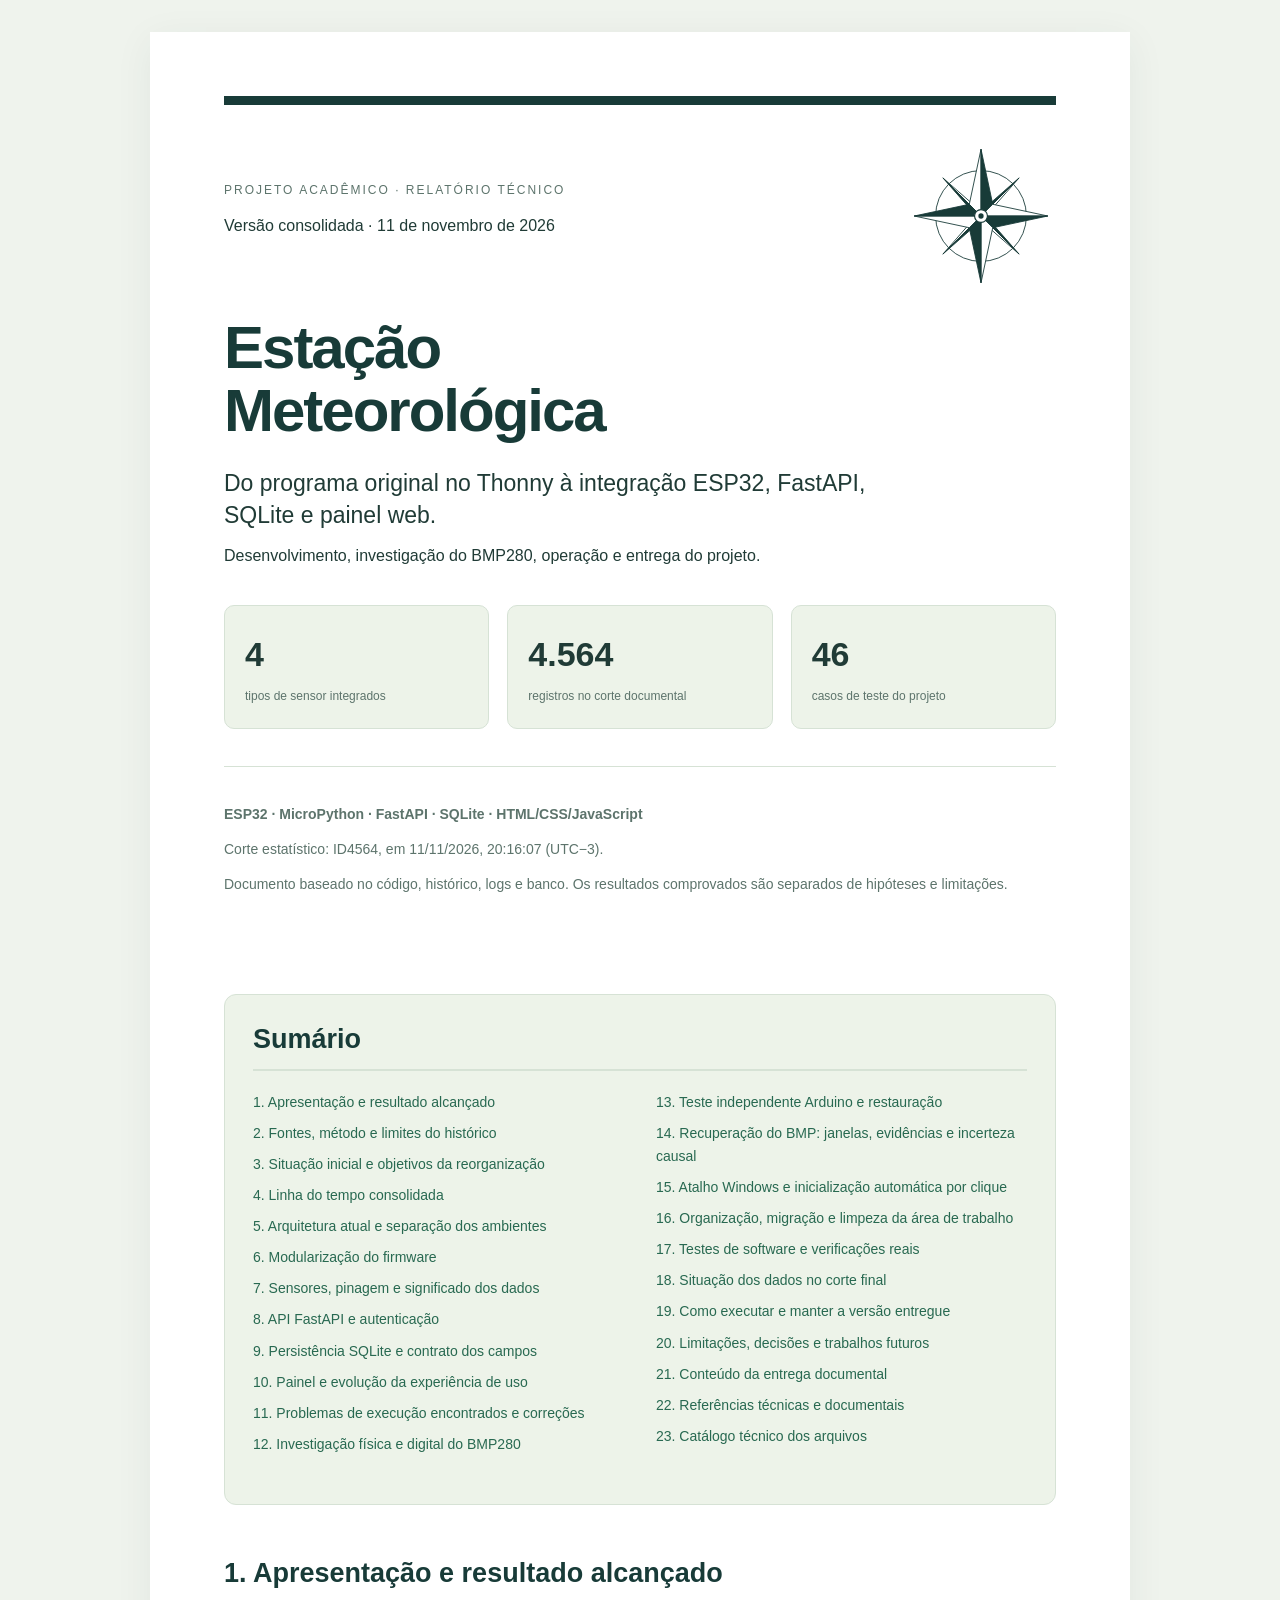
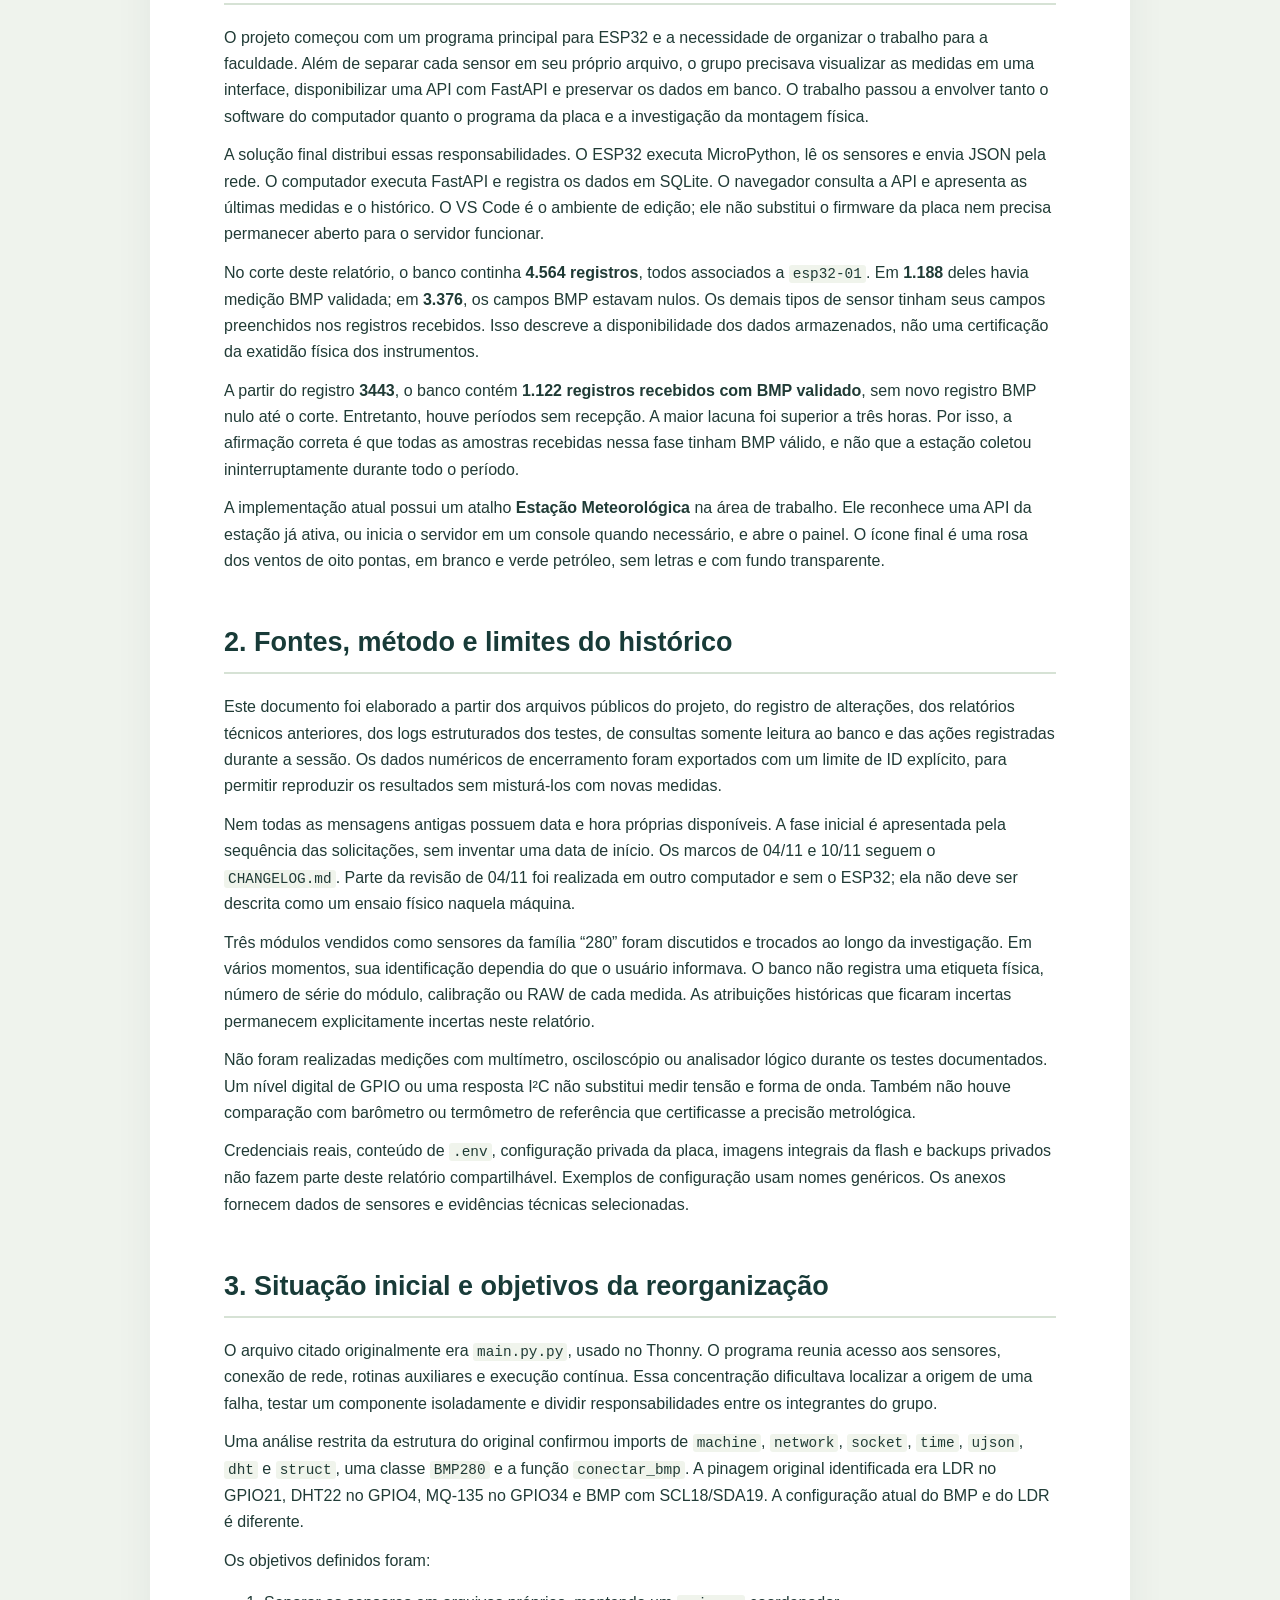
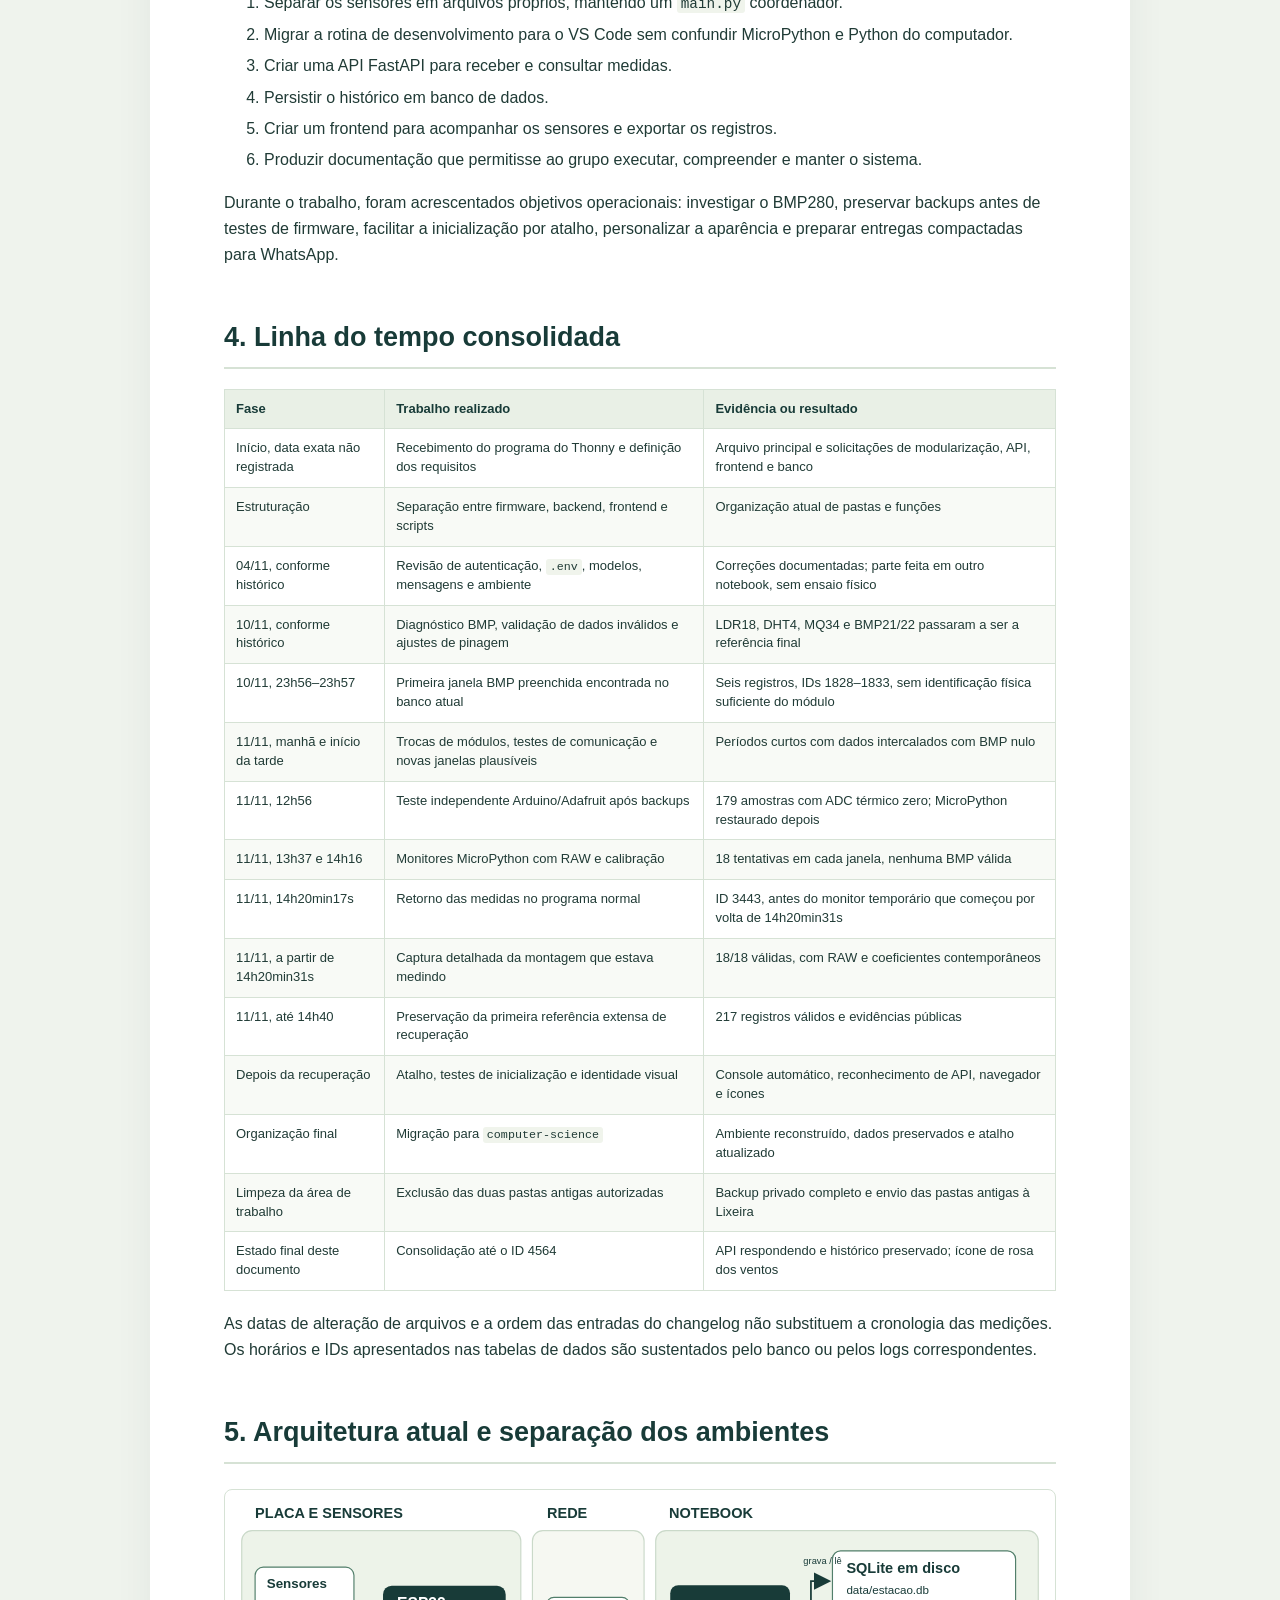
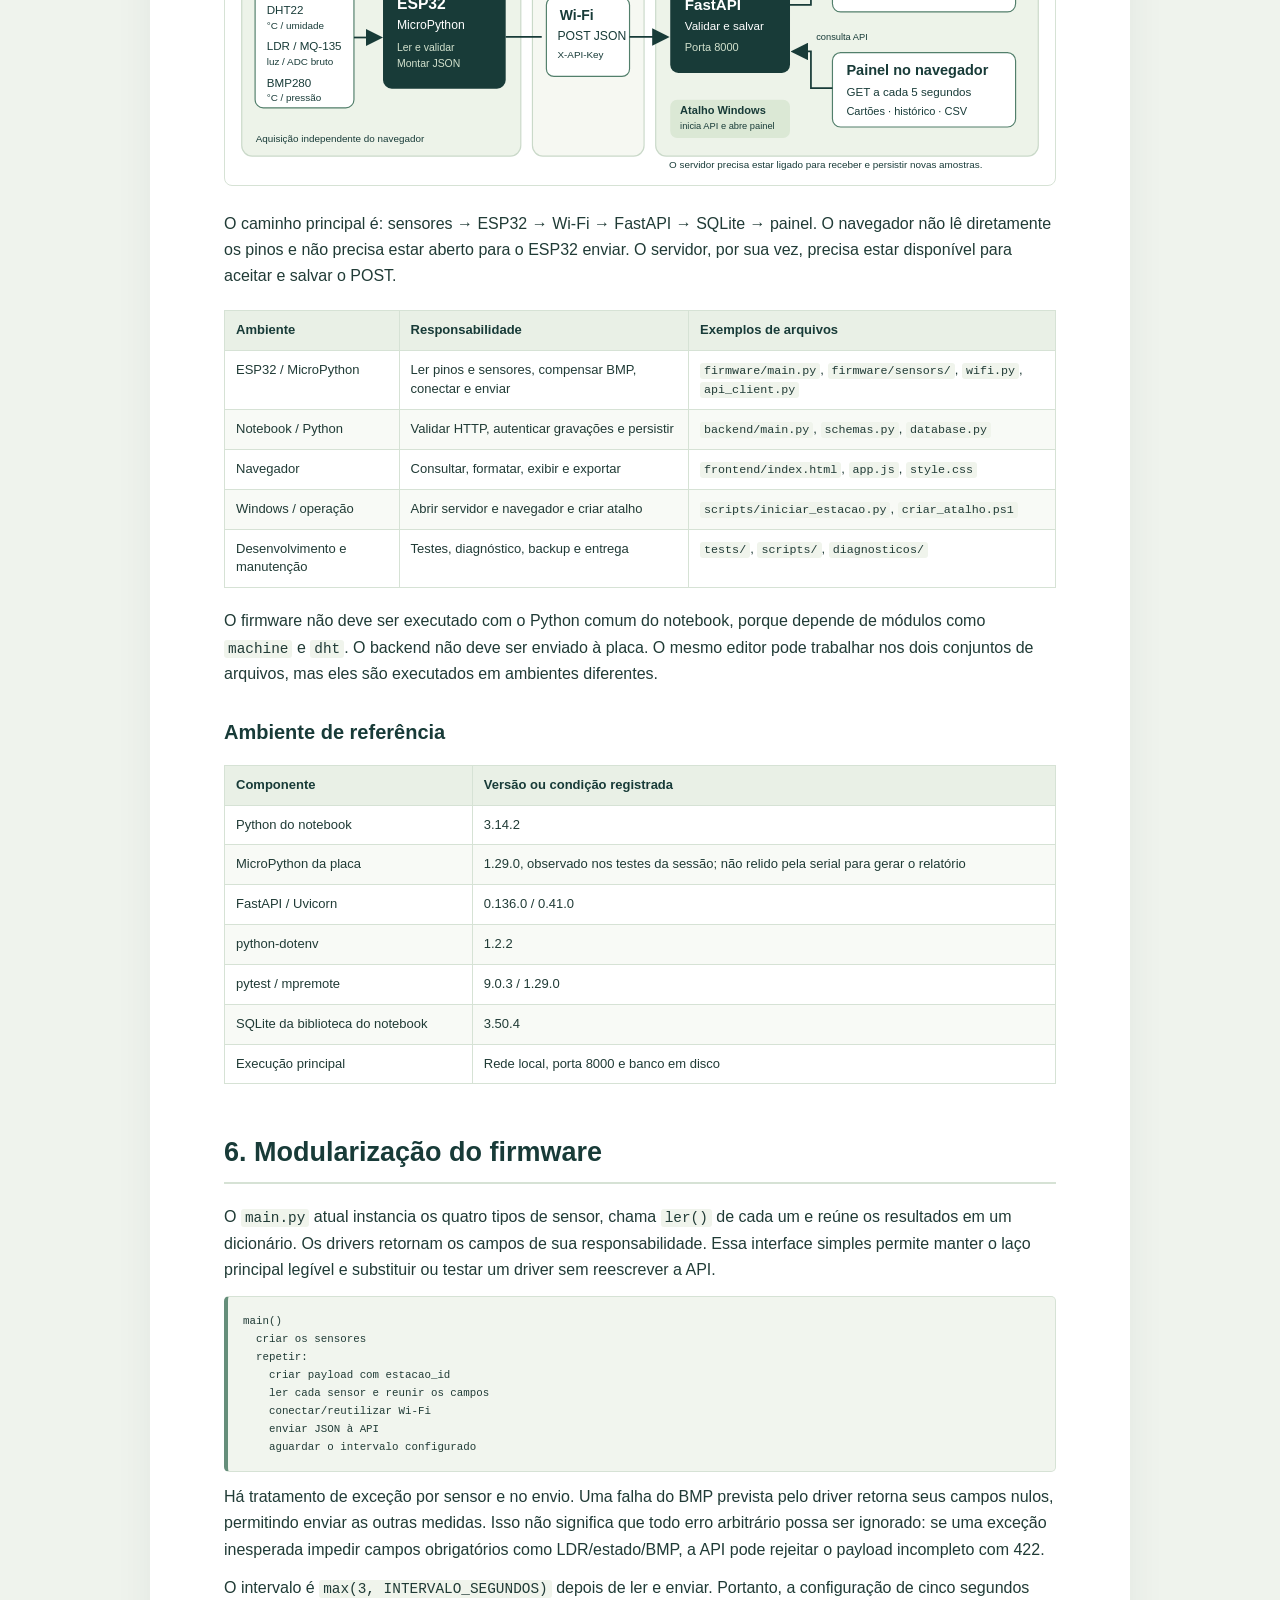
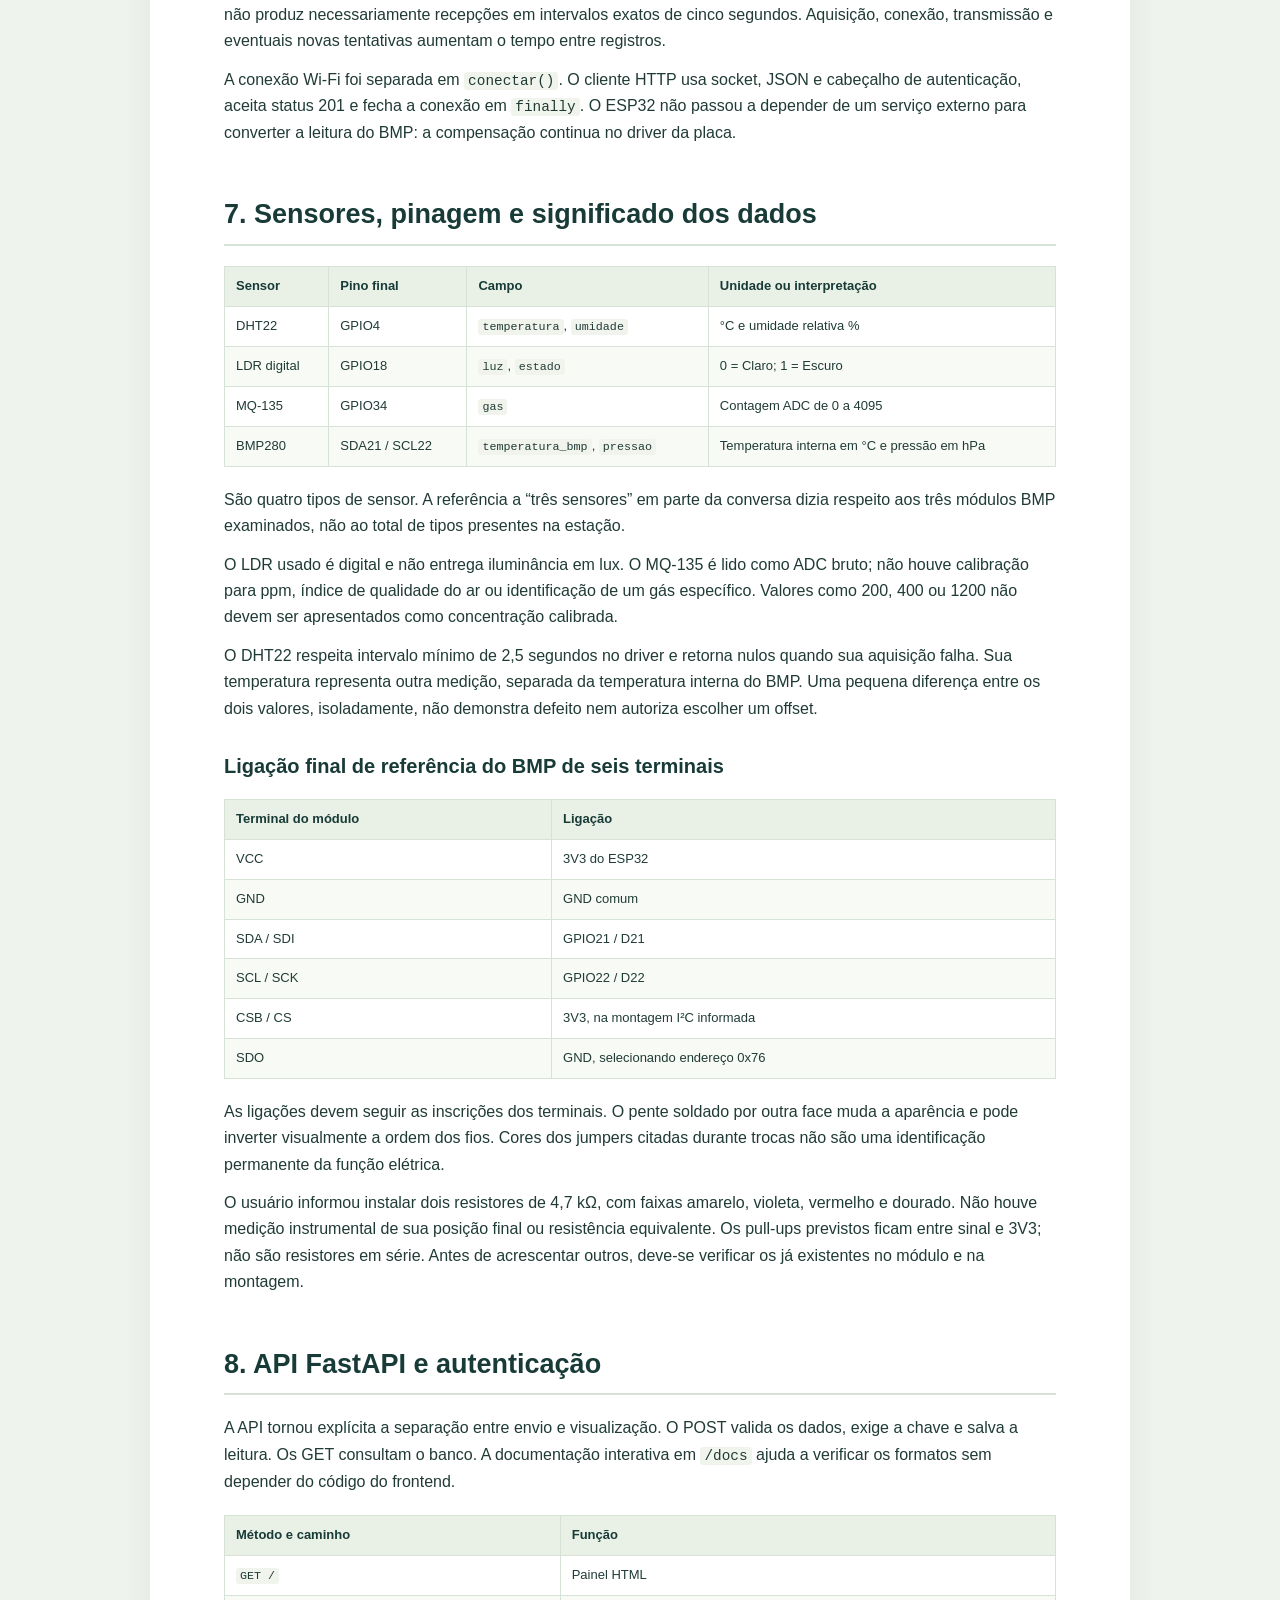
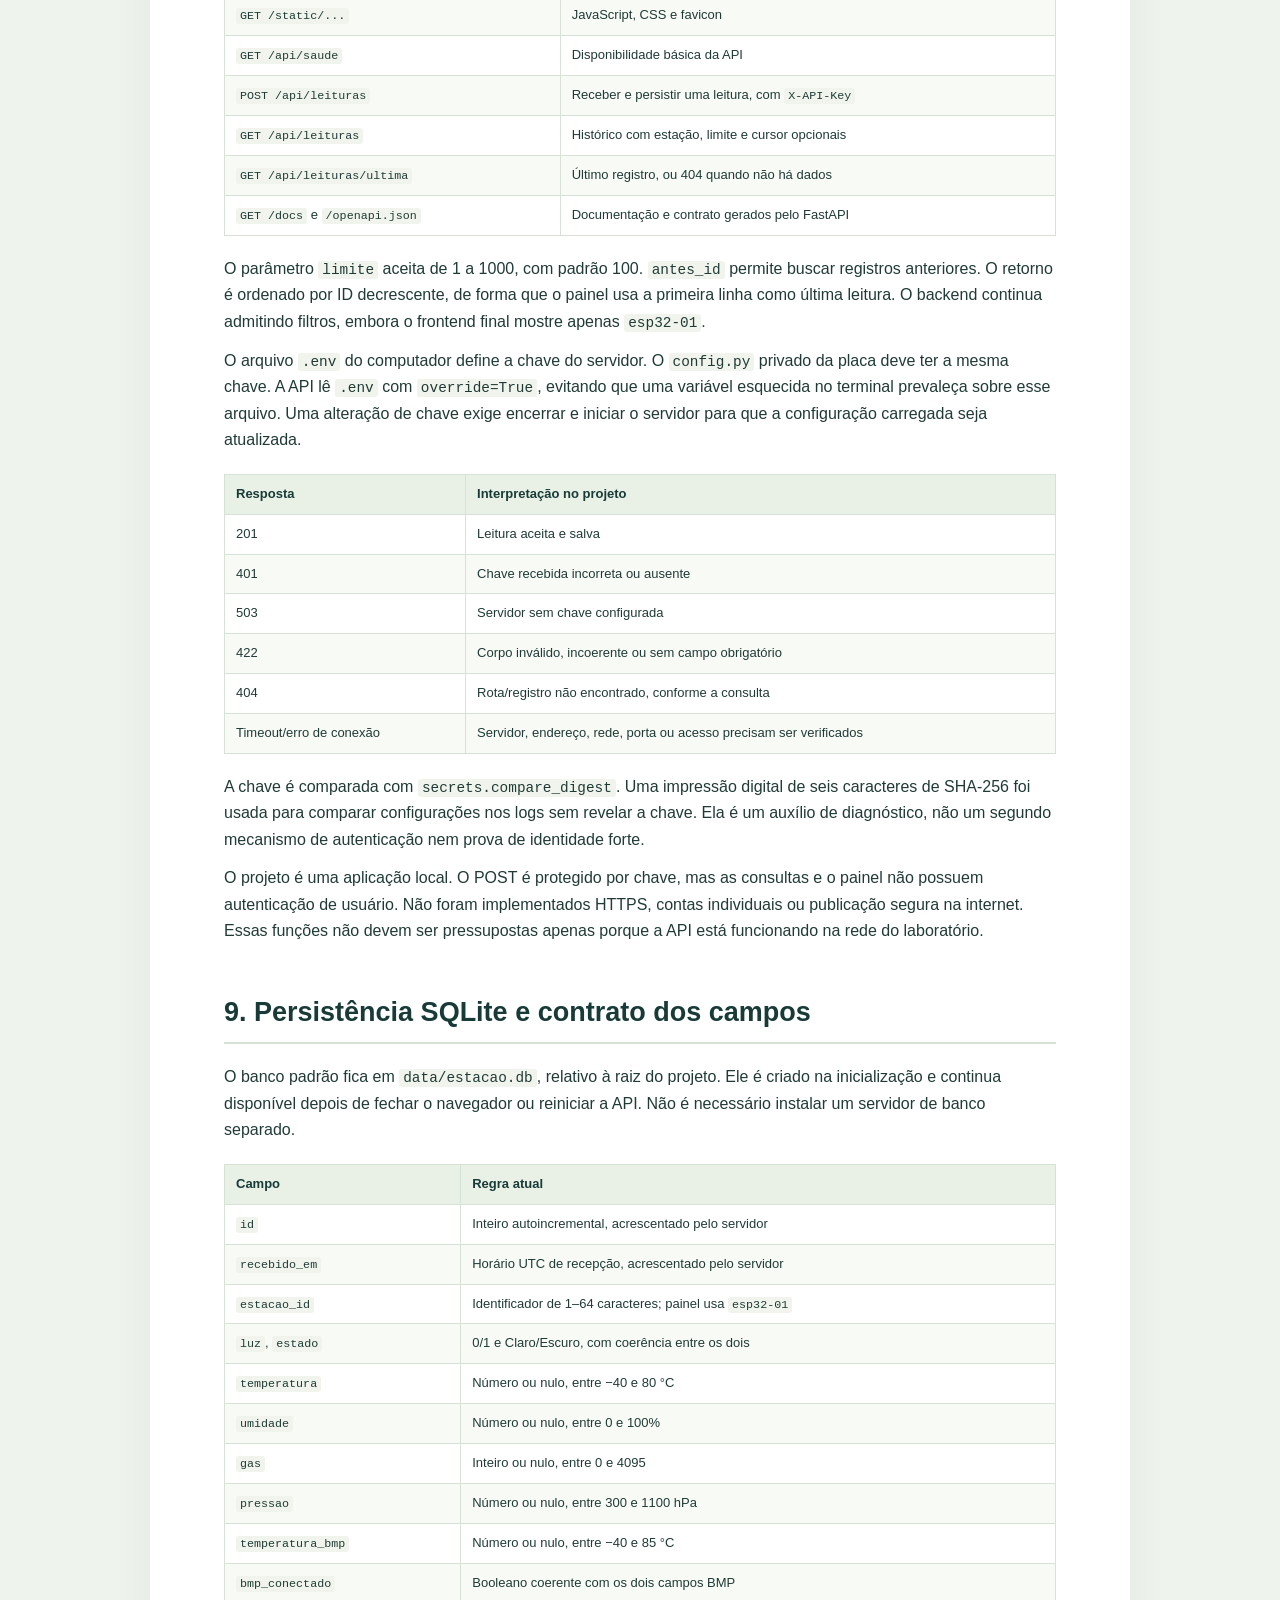
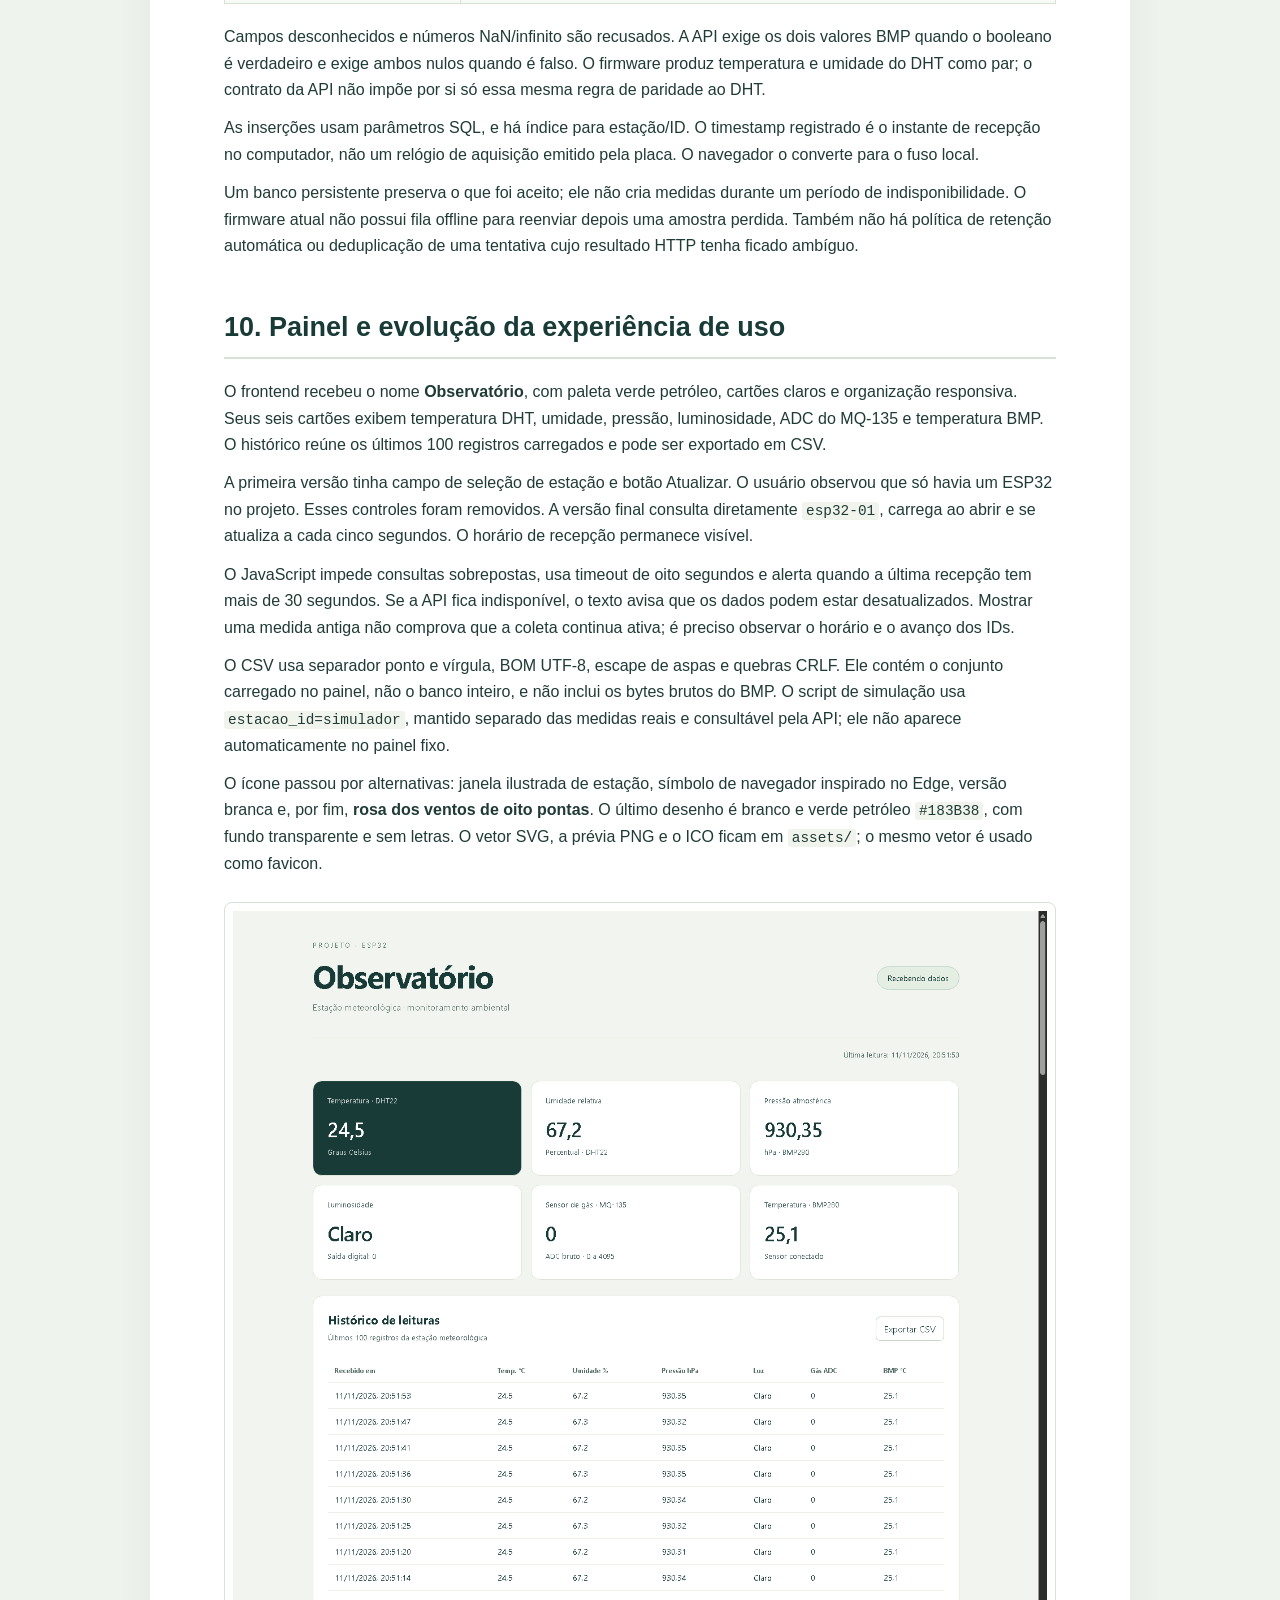
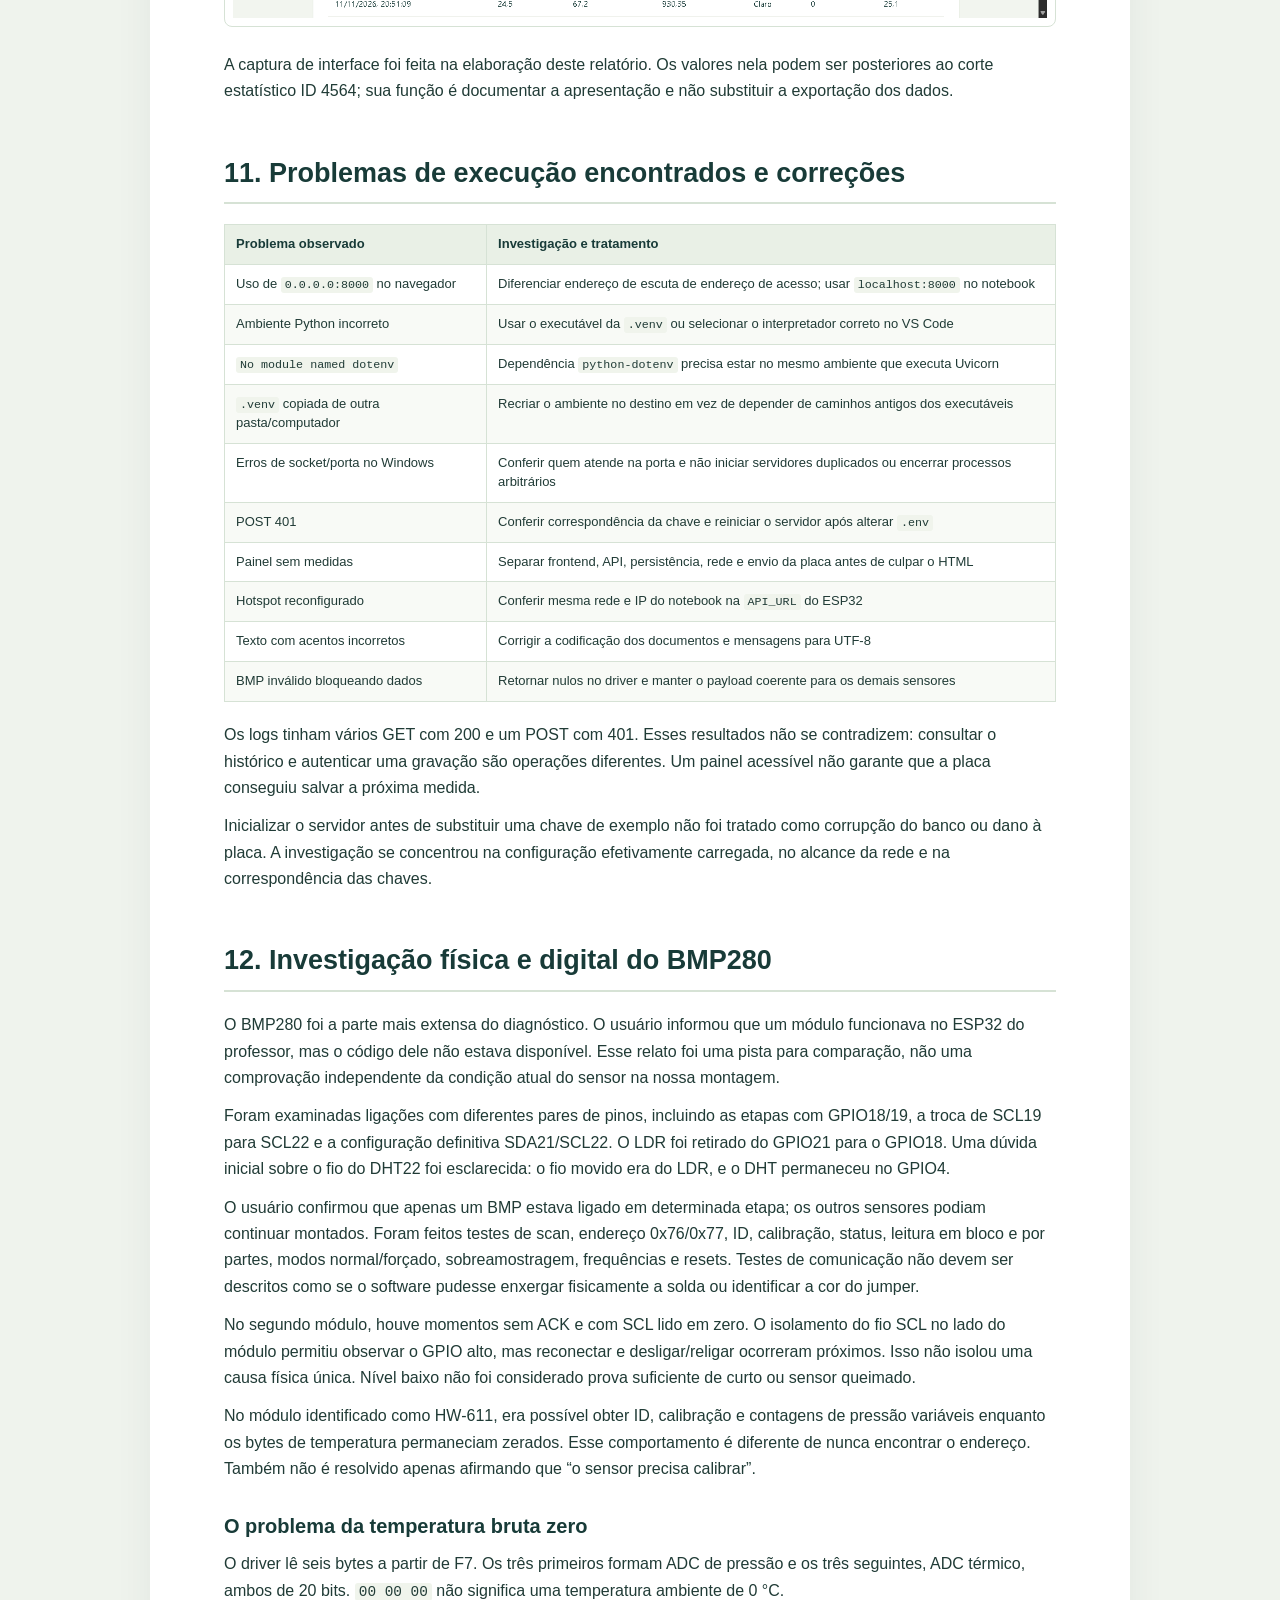
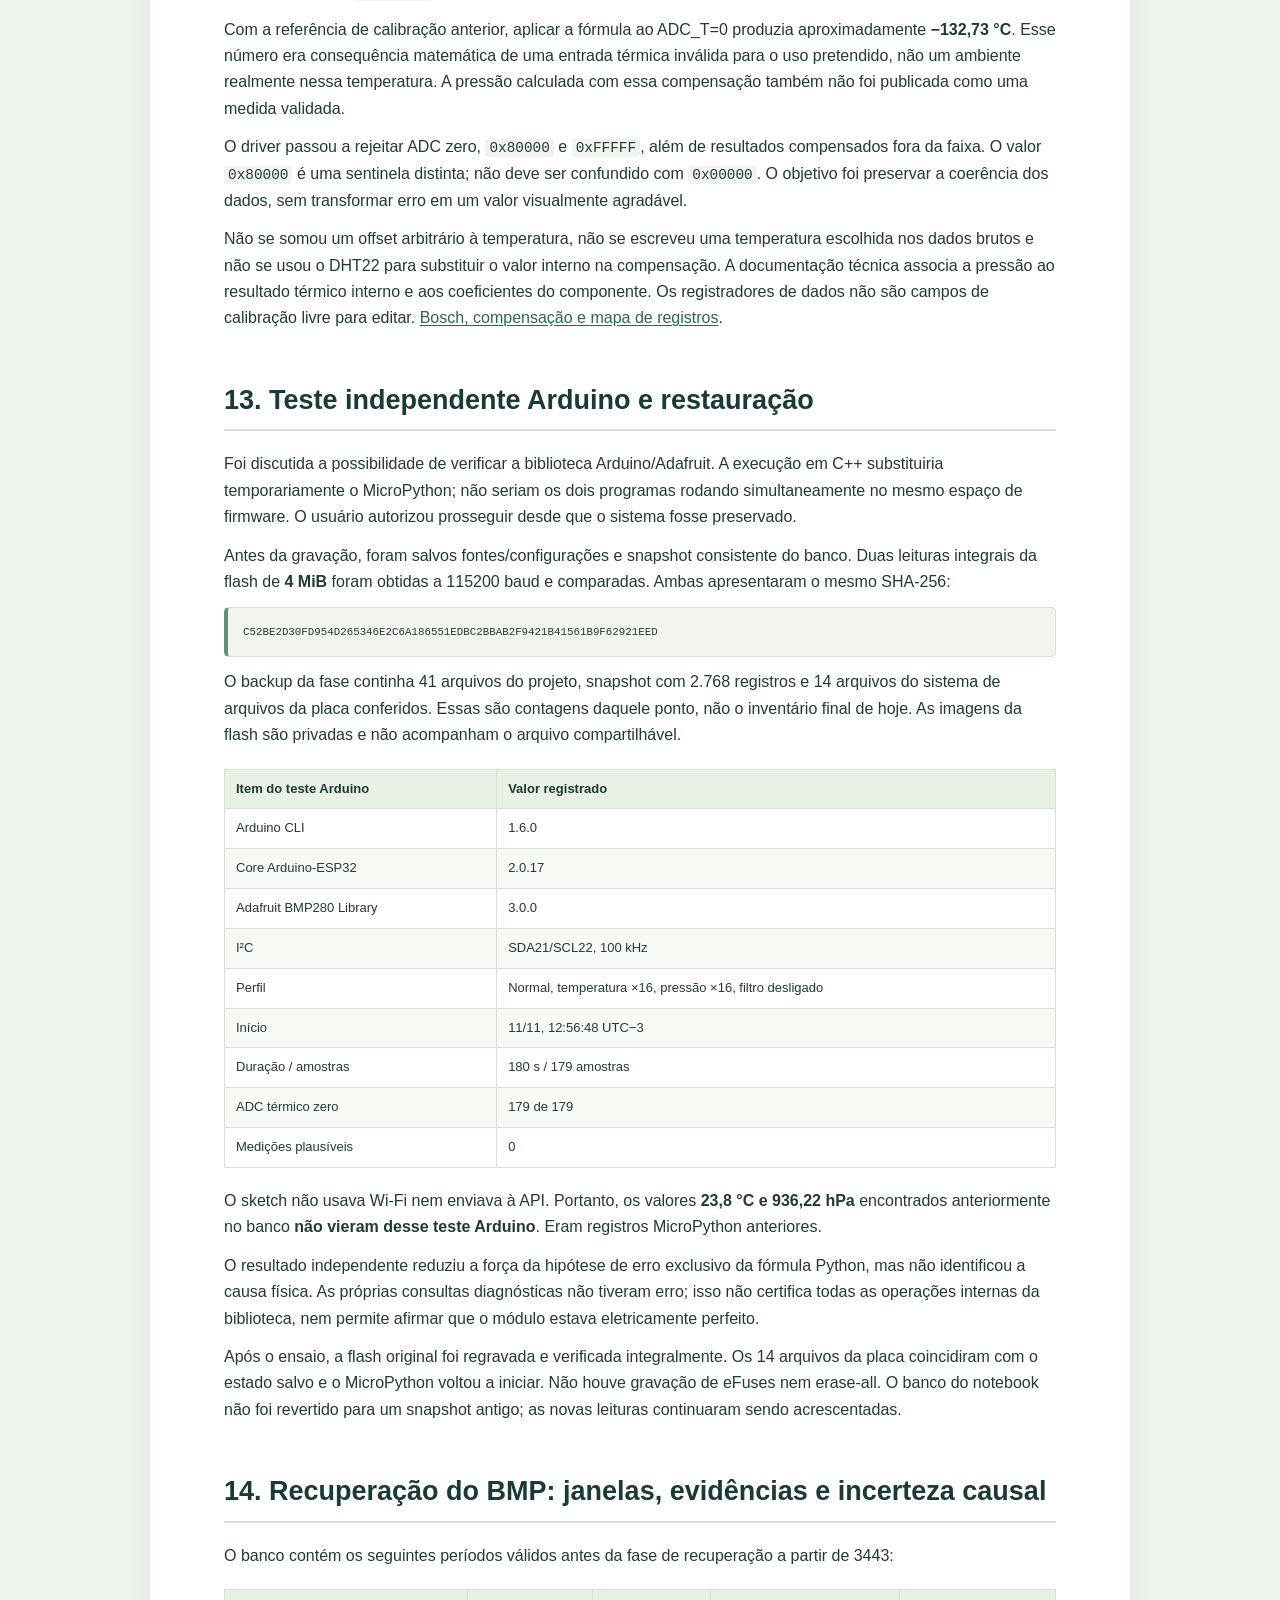
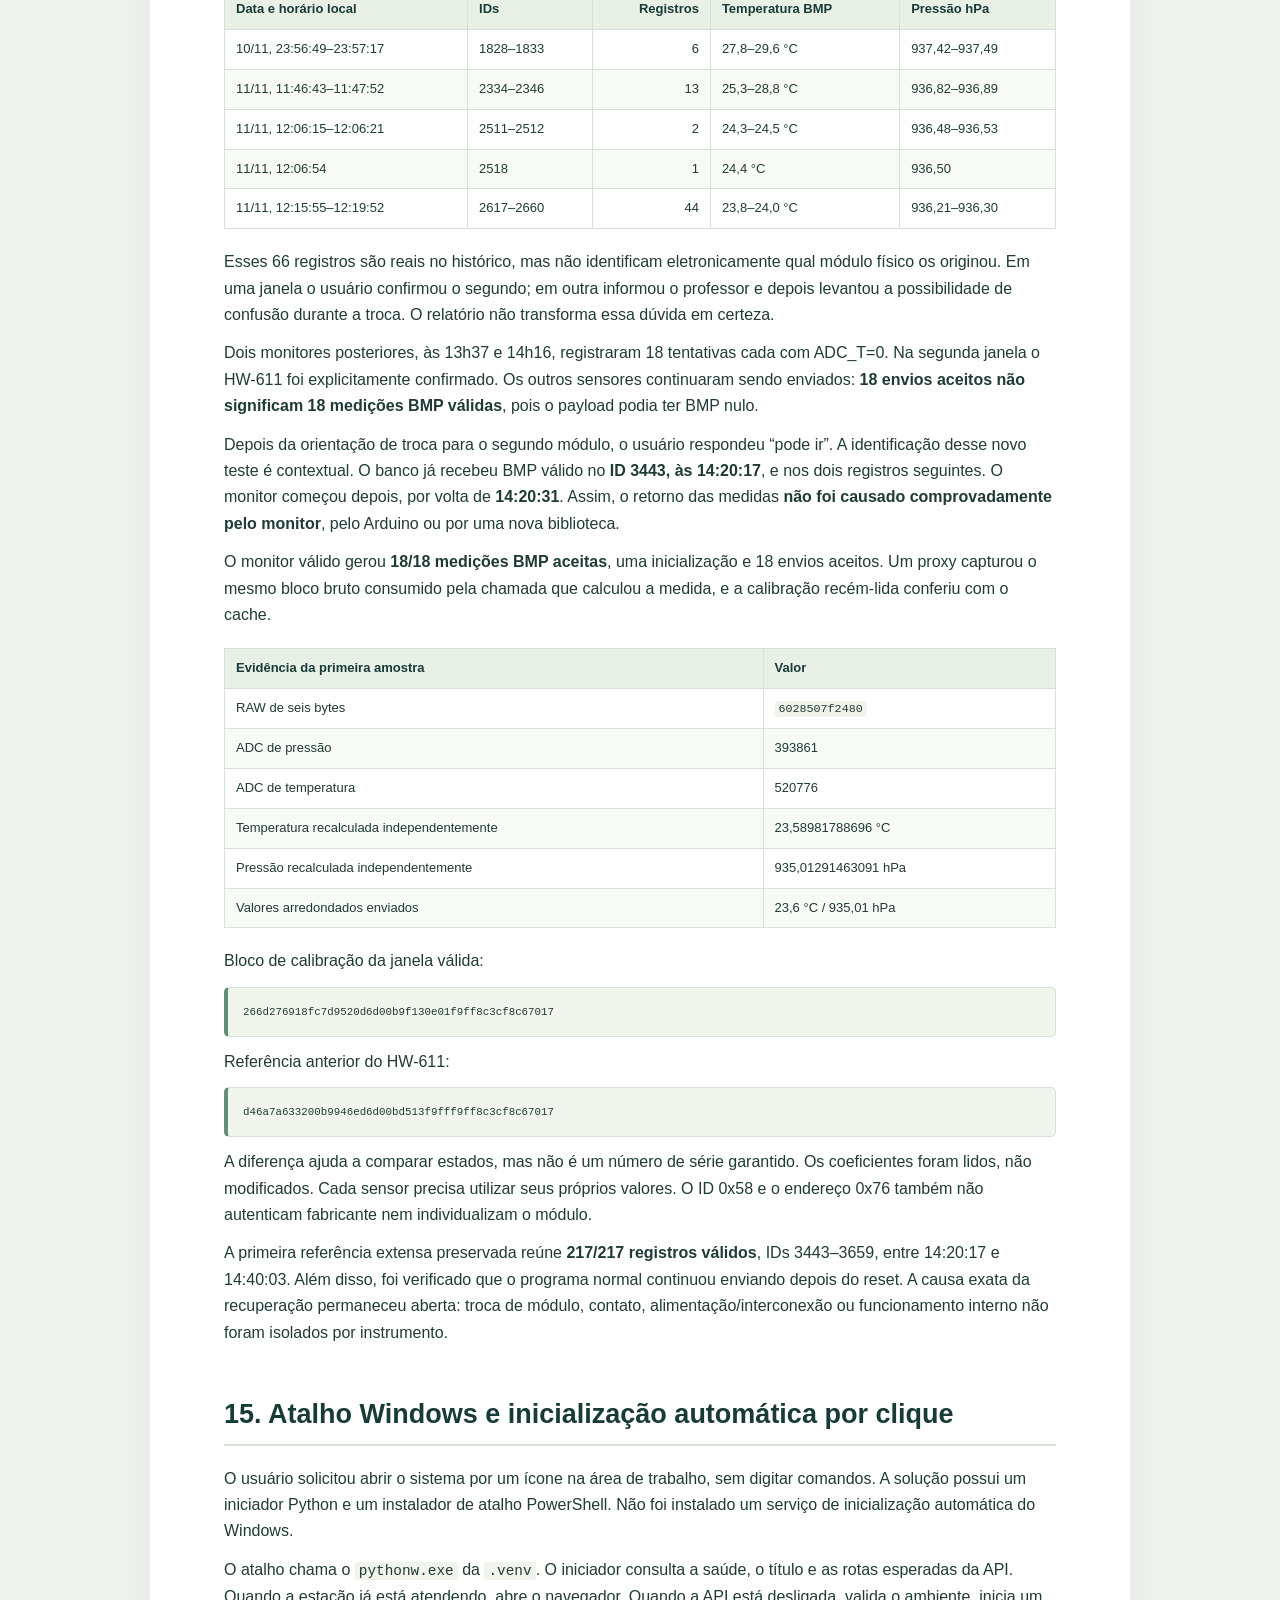
<file: relatorios/relatorio_completo_20261111/RELATORIO_COMPLETO_DO_PROJETO.html>
<!doctype html><html lang="pt-BR"><head><meta charset="utf-8"><meta name="viewport" content="width=device-width,initial-scale=1"><title>Relatório Completo | Estação Meteorológica</title><style>
:root{--green:#183b38;--muted:#5d746c;--line:#d6e2d5;--paper:#fff;--sage:#edf3e9;--gold:#c99c42}
*{box-sizing:border-box}html{scroll-behavior:smooth}body{margin:0;background:#eff3ed;color:#203b36;font-family:'Segoe UI',Arial,sans-serif;font-size:16px;line-height:1.65}
.sheet{max-width:980px;margin:32px auto;background:white;padding:64px 74px;box-shadow:0 8px 36px #183b3810}
.cover{min-height:850px;display:flex;flex-direction:column;justify-content:space-between;border-top:9px solid var(--green);padding:36px 0 38px}
.brand{display:flex;align-items:center;justify-content:space-between;gap:20px}.brand img{width:150px;height:150px}.eyebrow{font-size:12px;letter-spacing:2px;text-transform:uppercase;color:var(--muted)}
.cover h1{font-size:60px;line-height:1.05;font-weight:650;letter-spacing:-2px;margin:25px 0;color:var(--green)}.cover .subtitle{font-size:23px;line-height:1.4;max-width:650px}.cover-meta{border-top:1px solid var(--line);padding-top:24px;color:var(--muted);font-size:14px}
.metrics{display:grid;grid-template-columns:repeat(3,1fr);gap:18px;margin:35px 0}.metric{padding:20px;border:1px solid var(--line);border-radius:10px;background:var(--sage)}.metric strong{display:block;font-size:34px;font-weight:600}.metric span{font-size:12px;color:var(--muted)}
nav{margin:48px 0;padding:28px;background:var(--sage);border:1px solid var(--line);border-radius:12px}nav h2{margin-top:0}nav ol{columns:2;column-gap:32px;padding-left:0;list-style:none}nav li{break-inside:avoid;margin:0 0 8px;font-size:14px}nav a{text-decoration:none}
a{color:#286951;text-decoration:underline;text-underline-offset:2px}h1,h2,h3,h4{color:var(--green);line-height:1.25}article>h1{font-size:35px;margin:36px 0 16px}h2{margin:52px 0 20px;font-size:27px;border-bottom:2px solid var(--line);padding-bottom:12px}h3{font-size:20px;margin:32px 0 12px}h4{font-size:17px;margin:24px 0 8px}p{margin:12px 0}strong{font-weight:650}
table{border-collapse:collapse;width:100%;font-size:13px;line-height:1.45;margin:20px 0}th,td{padding:10px 11px;text-align:left;vertical-align:top;border:1px solid var(--line);overflow-wrap:anywhere}th{background:#e9f0e6;color:var(--green);font-weight:650}tbody tr:nth-child(even){background:#f8faf6}
pre{background:#f1f5ee;border:1px solid var(--line);border-left:4px solid #658e7a;border-radius:5px;padding:15px;font-size:12px;line-height:1.5;overflow-wrap:anywhere;white-space:pre-wrap;word-break:break-word}code{font-family:Consolas,'Courier New',monospace;font-size:.9em;overflow-wrap:anywhere}p code,td code,li code{background:#f0f4ec;padding:1px 4px;border-radius:3px}
img{max-width:100%;height:auto}article img{display:block;margin:25px auto;border:1px solid var(--line);border-radius:8px;padding:8px;background:#fff}blockquote{border-left:4px solid var(--gold);margin:20px 0;padding:2px 20px;color:var(--muted)}hr{border:0;border-top:1px solid var(--line);margin:38px 0}li{margin:5px 0}.closing{margin-top:45px;padding-top:20px;border-top:1px solid var(--line);color:var(--muted);font-size:12px}
@media(max-width:800px){.sheet{margin:0;padding:26px}.cover{min-height:700px}.cover h1{font-size:43px}.brand img{width:110px;height:110px}nav ol{columns:1}.metrics{gap:8px}.metric{padding:12px}}
@page{size:A4;margin:17mm 16mm 19mm;@bottom-left{content:'Estacao Meteorologica | 11/11/2026';font-family:Arial;font-size:8pt;color:#66796e}@bottom-right{content:counter(page);font-family:Arial;font-size:8pt;color:#66796e}}
@media print{*{-webkit-print-color-adjust:exact;print-color-adjust:exact}html{scroll-behavior:auto}body{background:white;font-size:10.3pt;line-height:1.5}.sheet{margin:0;padding:0;max-width:none;box-shadow:none}.cover{height:244mm;min-height:0;break-after:page;padding-top:12mm}.cover h1{font-size:43pt;line-height:1.08}.cover .subtitle{font-size:17pt}.cover-meta{font-size:9.5pt}.brand img{width:110px;height:110px}.eyebrow{font-size:9pt}.metrics{margin:24px 0}.metric{padding:12px}.metric strong{font-size:24pt}.metric span{font-size:8.5pt}nav{margin:0;padding:7mm;border-radius:0;break-after:page}nav h2{break-before:auto;font-size:21pt;margin-top:0}nav li{font-size:9pt;line-height:1.35;margin-bottom:6pt}article>h1{font-size:27pt}article h2{break-before:page;font-size:19pt;margin-top:0;padding-top:0;border-bottom:1px solid var(--line);break-after:avoid}article h3{font-size:13pt;break-after:avoid}article h4{font-size:11pt;break-after:avoid}p{orphans:3;widows:3}table{font-size:8.8pt;line-height:1.35;break-inside:auto}th,td{padding:6pt 6pt}thead{display:table-header-group}tr{break-inside:avoid}pre{font-size:8.7pt;line-height:1.4;break-inside:auto;padding:9pt}article img{max-height:190mm;max-width:100%;object-fit:contain;break-inside:avoid}a{color:#183b38;text-decoration:none}.closing{font-size:8pt}}
</style></head><body><main class="sheet"><section class="cover"><div><div class="brand"><div><div class="eyebrow">Projeto acadêmico · relatório técnico</div><p>Versão consolidada · 11 de novembro de 2026</p></div><img src="ANEXOS/ROSA_DOS_VENTOS.svg" alt="Rosa dos ventos"></div><h1>Estação<br>Meteorológica</h1><p class="subtitle">Do programa original no Thonny à integração ESP32, FastAPI, SQLite e painel web.</p><p>Desenvolvimento, investigação do BMP280, operação e entrega do projeto.</p><div class="metrics"><div class="metric"><strong>4</strong><span>tipos de sensor integrados</span></div><div class="metric"><strong>4.564</strong><span>registros no corte documental</span></div><div class="metric"><strong>46</strong><span>casos de teste do projeto</span></div></div></div><div class="cover-meta"><p><strong>ESP32 · MicroPython · FastAPI · SQLite · HTML/CSS/JavaScript</strong></p><p>Corte estatístico: ID4564, em 11/11/2026, 20:16:07 (UTC−3).</p><p>Documento baseado no código, histórico, logs e banco. Os resultados comprovados são separados de hipóteses e limitações.</p></div></section><nav aria-label="Sumario"><h2>Sumário</h2><ol><li><a href="#1-apresentacao-e-resultado-alcancado">1. Apresentação e resultado alcançado</a></li>
<li><a href="#2-fontes-metodo-e-limites-do-historico">2. Fontes, método e limites do histórico</a></li>
<li><a href="#3-situacao-inicial-e-objetivos-da-reorganizacao">3. Situação inicial e objetivos da reorganização</a></li>
<li><a href="#4-linha-do-tempo-consolidada">4. Linha do tempo consolidada</a></li>
<li><a href="#5-arquitetura-atual-e-separacao-dos-ambientes">5. Arquitetura atual e separação dos ambientes</a></li>
<li><a href="#6-modularizacao-do-firmware">6. Modularização do firmware</a></li>
<li><a href="#7-sensores-pinagem-e-significado-dos-dados">7. Sensores, pinagem e significado dos dados</a></li>
<li><a href="#8-api-fastapi-e-autenticacao">8. API FastAPI e autenticação</a></li>
<li><a href="#9-persistencia-sqlite-e-contrato-dos-campos">9. Persistência SQLite e contrato dos campos</a></li>
<li><a href="#10-painel-e-evolucao-da-experiencia-de-uso">10. Painel e evolução da experiência de uso</a></li>
<li><a href="#11-problemas-de-execucao-encontrados-e-correcoes">11. Problemas de execução encontrados e correções</a></li>
<li><a href="#12-investigacao-fisica-e-digital-do-bmp280">12. Investigação física e digital do BMP280</a></li>
<li><a href="#13-teste-independente-arduino-e-restauracao">13. Teste independente Arduino e restauração</a></li>
<li><a href="#14-recuperacao-do-bmp-janelas-evidencias-e-incerteza-causal">14. Recuperação do BMP: janelas, evidências e incerteza causal</a></li>
<li><a href="#15-atalho-windows-e-inicializacao-automatica-por-clique">15. Atalho Windows e inicialização automática por clique</a></li>
<li><a href="#16-organizacao-migracao-e-limpeza-da-area-de-trabalho">16. Organização, migração e limpeza da área de trabalho</a></li>
<li><a href="#17-testes-de-software-e-verificacoes-reais">17. Testes de software e verificações reais</a></li>
<li><a href="#18-situacao-dos-dados-no-corte-final">18. Situação dos dados no corte final</a></li>
<li><a href="#19-como-executar-e-manter-a-versao-entregue">19. Como executar e manter a versão entregue</a></li>
<li><a href="#20-limitacoes-decisoes-e-trabalhos-futuros">20. Limitações, decisões e trabalhos futuros</a></li>
<li><a href="#21-conteudo-da-entrega-documental">21. Conteúdo da entrega documental</a></li>
<li><a href="#22-referencias-tecnicas-e-documentais">22. Referências técnicas e documentais</a></li>
<li><a href="#23-catalogo-tecnico-dos-arquivos">23. Catálogo técnico dos arquivos</a></li></ol></nav><article><h2 id="1-apresentacao-e-resultado-alcancado">1. Apresentação e resultado alcançado</h2>
<p>O projeto começou com um programa principal para ESP32 e a necessidade de organizar o trabalho para a faculdade. Além de separar cada sensor em seu próprio arquivo, o grupo precisava visualizar as medidas em uma interface, disponibilizar uma API com FastAPI e preservar os dados em banco. O trabalho passou a envolver tanto o software do computador quanto o programa da placa e a investigação da montagem física.</p>
<p>A solução final distribui essas responsabilidades. O ESP32 executa MicroPython, lê os sensores e envia JSON pela rede. O computador executa FastAPI e registra os dados em SQLite. O navegador consulta a API e apresenta as últimas medidas e o histórico. O VS Code é o ambiente de edição; ele não substitui o firmware da placa nem precisa permanecer aberto para o servidor funcionar.</p>
<p>No corte deste relatório, o banco continha <strong>4.564 registros</strong>, todos associados a <code>esp32-01</code>. Em <strong>1.188</strong> deles havia medição BMP validada; em <strong>3.376</strong>, os campos BMP estavam nulos. Os demais tipos de sensor tinham seus campos preenchidos nos registros recebidos. Isso descreve a disponibilidade dos dados armazenados, não uma certificação da exatidão física dos instrumentos.</p>
<p>A partir do registro <strong>3443</strong>, o banco contém <strong>1.122 registros recebidos com BMP validado</strong>, sem novo registro BMP nulo até o corte. Entretanto, houve períodos sem recepção. A maior lacuna foi superior a três horas. Por isso, a afirmação correta é que todas as amostras recebidas nessa fase tinham BMP válido, e não que a estação coletou ininterruptamente durante todo o período.</p>
<p>A implementação atual possui um atalho <strong>Estação Meteorológica</strong> na área de trabalho. Ele reconhece uma API da estação já ativa, ou inicia o servidor em um console quando necessário, e abre o painel. O ícone final é uma rosa dos ventos de oito pontas, em branco e verde petróleo, sem letras e com fundo transparente.</p>
<h2 id="2-fontes-metodo-e-limites-do-historico">2. Fontes, método e limites do histórico</h2>
<p>Este documento foi elaborado a partir dos arquivos públicos do projeto, do registro de alterações, dos relatórios técnicos anteriores, dos logs estruturados dos testes, de consultas somente leitura ao banco e das ações registradas durante a sessão. Os dados numéricos de encerramento foram exportados com um limite de ID explícito, para permitir reproduzir os resultados sem misturá-los com novas medidas.</p>
<p>Nem todas as mensagens antigas possuem data e hora próprias disponíveis. A fase inicial é apresentada pela sequência das solicitações, sem inventar uma data de início. Os marcos de 04/11 e 10/11 seguem o <code>CHANGELOG.md</code>. Parte da revisão de 04/11 foi realizada em outro computador e sem o ESP32; ela não deve ser descrita como um ensaio físico naquela máquina.</p>
<p>Três módulos vendidos como sensores da família “280” foram discutidos e trocados ao longo da investigação. Em vários momentos, sua identificação dependia do que o usuário informava. O banco não registra uma etiqueta física, número de série do módulo, calibração ou RAW de cada medida. As atribuições históricas que ficaram incertas permanecem explicitamente incertas neste relatório.</p>
<p>Não foram realizadas medições com multímetro, osciloscópio ou analisador lógico durante os testes documentados. Um nível digital de GPIO ou uma resposta I²C não substitui medir tensão e forma de onda. Também não houve comparação com barômetro ou termômetro de referência que certificasse a precisão metrológica.</p>
<p>Credenciais reais, conteúdo de <code>.env</code>, configuração privada da placa, imagens integrais da flash e backups privados não fazem parte deste relatório compartilhável. Exemplos de configuração usam nomes genéricos. Os anexos fornecem dados de sensores e evidências técnicas selecionadas.</p>
<h2 id="3-situacao-inicial-e-objetivos-da-reorganizacao">3. Situação inicial e objetivos da reorganização</h2>
<p>O arquivo citado originalmente era <code>main.py.py</code>, usado no Thonny. O programa reunia acesso aos sensores, conexão de rede, rotinas auxiliares e execução contínua. Essa concentração dificultava localizar a origem de uma falha, testar um componente isoladamente e dividir responsabilidades entre os integrantes do grupo.</p>
<p>Uma análise restrita da estrutura do original confirmou imports de <code>machine</code>, <code>network</code>, <code>socket</code>, <code>time</code>, <code>ujson</code>, <code>dht</code> e <code>struct</code>, uma classe <code>BMP280</code> e a função <code>conectar_bmp</code>. A pinagem original identificada era LDR no GPIO21, DHT22 no GPIO4, MQ-135 no GPIO34 e BMP com SCL18/SDA19. A configuração atual do BMP e do LDR é diferente.</p>
<p>Os objetivos definidos foram:</p>
<ol>
<li>Separar os sensores em arquivos próprios, mantendo um <code>main.py</code> coordenador.</li>
<li>Migrar a rotina de desenvolvimento para o VS Code sem confundir MicroPython e Python do computador.</li>
<li>Criar uma API FastAPI para receber e consultar medidas.</li>
<li>Persistir o histórico em banco de dados.</li>
<li>Criar um frontend para acompanhar os sensores e exportar os registros.</li>
<li>Produzir documentação que permitisse ao grupo executar, compreender e manter o sistema.</li>
</ol>
<p>Durante o trabalho, foram acrescentados objetivos operacionais: investigar o BMP280, preservar backups antes de testes de firmware, facilitar a inicialização por atalho, personalizar a aparência e preparar entregas compactadas para WhatsApp.</p>
<h2 id="4-linha-do-tempo-consolidada">4. Linha do tempo consolidada</h2>
<table>
<thead>
<tr>
<th>Fase</th>
<th>Trabalho realizado</th>
<th>Evidência ou resultado</th>
</tr>
</thead>
<tbody>
<tr>
<td>Início, data exata não registrada</td>
<td>Recebimento do programa do Thonny e definição dos requisitos</td>
<td>Arquivo principal e solicitações de modularização, API, frontend e banco</td>
</tr>
<tr>
<td>Estruturação</td>
<td>Separação entre firmware, backend, frontend e scripts</td>
<td>Organização atual de pastas e funções</td>
</tr>
<tr>
<td>04/11, conforme histórico</td>
<td>Revisão de autenticação, <code>.env</code>, modelos, mensagens e ambiente</td>
<td>Correções documentadas; parte feita em outro notebook, sem ensaio físico</td>
</tr>
<tr>
<td>10/11, conforme histórico</td>
<td>Diagnóstico BMP, validação de dados inválidos e ajustes de pinagem</td>
<td>LDR18, DHT4, MQ34 e BMP21/22 passaram a ser a referência final</td>
</tr>
<tr>
<td>10/11, 23h56–23h57</td>
<td>Primeira janela BMP preenchida encontrada no banco atual</td>
<td>Seis registros, IDs 1828–1833, sem identificação física suficiente do módulo</td>
</tr>
<tr>
<td>11/11, manhã e início da tarde</td>
<td>Trocas de módulos, testes de comunicação e novas janelas plausíveis</td>
<td>Períodos curtos com dados intercalados com BMP nulo</td>
</tr>
<tr>
<td>11/11, 12h56</td>
<td>Teste independente Arduino/Adafruit após backups</td>
<td>179 amostras com ADC térmico zero; MicroPython restaurado depois</td>
</tr>
<tr>
<td>11/11, 13h37 e 14h16</td>
<td>Monitores MicroPython com RAW e calibração</td>
<td>18 tentativas em cada janela, nenhuma BMP válida</td>
</tr>
<tr>
<td>11/11, 14h20min17s</td>
<td>Retorno das medidas no programa normal</td>
<td>ID 3443, antes do monitor temporário que começou por volta de 14h20min31s</td>
</tr>
<tr>
<td>11/11, a partir de 14h20min31s</td>
<td>Captura detalhada da montagem que estava medindo</td>
<td>18/18 válidas, com RAW e coeficientes contemporâneos</td>
</tr>
<tr>
<td>11/11, até 14h40</td>
<td>Preservação da primeira referência extensa de recuperação</td>
<td>217 registros válidos e evidências públicas</td>
</tr>
<tr>
<td>Depois da recuperação</td>
<td>Atalho, testes de inicialização e identidade visual</td>
<td>Console automático, reconhecimento de API, navegador e ícones</td>
</tr>
<tr>
<td>Organização final</td>
<td>Migração para <code>computer-science</code></td>
<td>Ambiente reconstruído, dados preservados e atalho atualizado</td>
</tr>
<tr>
<td>Limpeza da área de trabalho</td>
<td>Exclusão das duas pastas antigas autorizadas</td>
<td>Backup privado completo e envio das pastas antigas à Lixeira</td>
</tr>
<tr>
<td>Estado final deste documento</td>
<td>Consolidação até o ID 4564</td>
<td>API respondendo e histórico preservado; ícone de rosa dos ventos</td>
</tr>
</tbody>
</table>
<p>As datas de alteração de arquivos e a ordem das entradas do changelog não substituem a cronologia das medições. Os horários e IDs apresentados nas tabelas de dados são sustentados pelo banco ou pelos logs correspondentes.</p>
<h2 id="5-arquitetura-atual-e-separacao-dos-ambientes">5. Arquitetura atual e separação dos ambientes</h2>
<p><img src="ANEXOS/ARQUITETURA.svg" alt="Arquitetura da estação" /></p>
<p>O caminho principal é: sensores → ESP32 → Wi-Fi → FastAPI → SQLite → painel. O navegador não lê diretamente os pinos e não precisa estar aberto para o ESP32 enviar. O servidor, por sua vez, precisa estar disponível para aceitar e salvar o POST.</p>
<table>
<thead>
<tr>
<th>Ambiente</th>
<th>Responsabilidade</th>
<th>Exemplos de arquivos</th>
</tr>
</thead>
<tbody>
<tr>
<td>ESP32 / MicroPython</td>
<td>Ler pinos e sensores, compensar BMP, conectar e enviar</td>
<td><code>firmware/main.py</code>, <code>firmware/sensors/</code>, <code>wifi.py</code>, <code>api_client.py</code></td>
</tr>
<tr>
<td>Notebook / Python</td>
<td>Validar HTTP, autenticar gravações e persistir</td>
<td><code>backend/main.py</code>, <code>schemas.py</code>, <code>database.py</code></td>
</tr>
<tr>
<td>Navegador</td>
<td>Consultar, formatar, exibir e exportar</td>
<td><code>frontend/index.html</code>, <code>app.js</code>, <code>style.css</code></td>
</tr>
<tr>
<td>Windows / operação</td>
<td>Abrir servidor e navegador e criar atalho</td>
<td><code>scripts/iniciar_estacao.py</code>, <code>criar_atalho.ps1</code></td>
</tr>
<tr>
<td>Desenvolvimento e manutenção</td>
<td>Testes, diagnóstico, backup e entrega</td>
<td><code>tests/</code>, <code>scripts/</code>, <code>diagnosticos/</code></td>
</tr>
</tbody>
</table>
<p>O firmware não deve ser executado com o Python comum do notebook, porque depende de módulos como <code>machine</code> e <code>dht</code>. O backend não deve ser enviado à placa. O mesmo editor pode trabalhar nos dois conjuntos de arquivos, mas eles são executados em ambientes diferentes.</p>
<h3 id="ambiente-de-referencia">Ambiente de referência</h3>
<table>
<thead>
<tr>
<th>Componente</th>
<th>Versão ou condição registrada</th>
</tr>
</thead>
<tbody>
<tr>
<td>Python do notebook</td>
<td>3.14.2</td>
</tr>
<tr>
<td>MicroPython da placa</td>
<td>1.29.0, observado nos testes da sessão; não relido pela serial para gerar o relatório</td>
</tr>
<tr>
<td>FastAPI / Uvicorn</td>
<td>0.136.0 / 0.41.0</td>
</tr>
<tr>
<td>python-dotenv</td>
<td>1.2.2</td>
</tr>
<tr>
<td>pytest / mpremote</td>
<td>9.0.3 / 1.29.0</td>
</tr>
<tr>
<td>SQLite da biblioteca do notebook</td>
<td>3.50.4</td>
</tr>
<tr>
<td>Execução principal</td>
<td>Rede local, porta 8000 e banco em disco</td>
</tr>
</tbody>
</table>
<h2 id="6-modularizacao-do-firmware">6. Modularização do firmware</h2>
<p>O <code>main.py</code> atual instancia os quatro tipos de sensor, chama <code>ler()</code> de cada um e reúne os resultados em um dicionário. Os drivers retornam os campos de sua responsabilidade. Essa interface simples permite manter o laço principal legível e substituir ou testar um driver sem reescrever a API.</p>
<pre><code class="language-text">main()
  criar os sensores
  repetir:
    criar payload com estacao_id
    ler cada sensor e reunir os campos
    conectar/reutilizar Wi-Fi
    enviar JSON à API
    aguardar o intervalo configurado
</code></pre>
<p>Há tratamento de exceção por sensor e no envio. Uma falha do BMP prevista pelo driver retorna seus campos nulos, permitindo enviar as outras medidas. Isso não significa que todo erro arbitrário possa ser ignorado: se uma exceção inesperada impedir campos obrigatórios como LDR/estado/BMP, a API pode rejeitar o payload incompleto com 422.</p>
<p>O intervalo é <code>max(3, INTERVALO_SEGUNDOS)</code> depois de ler e enviar. Portanto, a configuração de cinco segundos não produz necessariamente recepções em intervalos exatos de cinco segundos. Aquisição, conexão, transmissão e eventuais novas tentativas aumentam o tempo entre registros.</p>
<p>A conexão Wi-Fi foi separada em <code>conectar()</code>. O cliente HTTP usa socket, JSON e cabeçalho de autenticação, aceita status 201 e fecha a conexão em <code>finally</code>. O ESP32 não passou a depender de um serviço externo para converter a leitura do BMP: a compensação continua no driver da placa.</p>
<h2 id="7-sensores-pinagem-e-significado-dos-dados">7. Sensores, pinagem e significado dos dados</h2>
<table>
<thead>
<tr>
<th>Sensor</th>
<th>Pino final</th>
<th>Campo</th>
<th>Unidade ou interpretação</th>
</tr>
</thead>
<tbody>
<tr>
<td>DHT22</td>
<td>GPIO4</td>
<td><code>temperatura</code>, <code>umidade</code></td>
<td>°C e umidade relativa %</td>
</tr>
<tr>
<td>LDR digital</td>
<td>GPIO18</td>
<td><code>luz</code>, <code>estado</code></td>
<td>0 = Claro; 1 = Escuro</td>
</tr>
<tr>
<td>MQ-135</td>
<td>GPIO34</td>
<td><code>gas</code></td>
<td>Contagem ADC de 0 a 4095</td>
</tr>
<tr>
<td>BMP280</td>
<td>SDA21 / SCL22</td>
<td><code>temperatura_bmp</code>, <code>pressao</code></td>
<td>Temperatura interna em °C e pressão em hPa</td>
</tr>
</tbody>
</table>
<p>São quatro tipos de sensor. A referência a “três sensores” em parte da conversa dizia respeito aos três módulos BMP examinados, não ao total de tipos presentes na estação.</p>
<p>O LDR usado é digital e não entrega iluminância em lux. O MQ-135 é lido como ADC bruto; não houve calibração para ppm, índice de qualidade do ar ou identificação de um gás específico. Valores como 200, 400 ou 1200 não devem ser apresentados como concentração calibrada.</p>
<p>O DHT22 respeita intervalo mínimo de 2,5 segundos no driver e retorna nulos quando sua aquisição falha. Sua temperatura representa outra medição, separada da temperatura interna do BMP. Uma pequena diferença entre os dois valores, isoladamente, não demonstra defeito nem autoriza escolher um offset.</p>
<h3 id="ligacao-final-de-referencia-do-bmp-de-seis-terminais">Ligação final de referência do BMP de seis terminais</h3>
<table>
<thead>
<tr>
<th>Terminal do módulo</th>
<th>Ligação</th>
</tr>
</thead>
<tbody>
<tr>
<td>VCC</td>
<td>3V3 do ESP32</td>
</tr>
<tr>
<td>GND</td>
<td>GND comum</td>
</tr>
<tr>
<td>SDA / SDI</td>
<td>GPIO21 / D21</td>
</tr>
<tr>
<td>SCL / SCK</td>
<td>GPIO22 / D22</td>
</tr>
<tr>
<td>CSB / CS</td>
<td>3V3, na montagem I²C informada</td>
</tr>
<tr>
<td>SDO</td>
<td>GND, selecionando endereço 0x76</td>
</tr>
</tbody>
</table>
<p>As ligações devem seguir as inscrições dos terminais. O pente soldado por outra face muda a aparência e pode inverter visualmente a ordem dos fios. Cores dos jumpers citadas durante trocas não são uma identificação permanente da função elétrica.</p>
<p>O usuário informou instalar dois resistores de 4,7 kΩ, com faixas amarelo, violeta, vermelho e dourado. Não houve medição instrumental de sua posição final ou resistência equivalente. Os pull-ups previstos ficam entre sinal e 3V3; não são resistores em série. Antes de acrescentar outros, deve-se verificar os já existentes no módulo e na montagem.</p>
<h2 id="8-api-fastapi-e-autenticacao">8. API FastAPI e autenticação</h2>
<p>A API tornou explícita a separação entre envio e visualização. O POST valida os dados, exige a chave e salva a leitura. Os GET consultam o banco. A documentação interativa em <code>/docs</code> ajuda a verificar os formatos sem depender do código do frontend.</p>
<table>
<thead>
<tr>
<th>Método e caminho</th>
<th>Função</th>
</tr>
</thead>
<tbody>
<tr>
<td><code>GET /</code></td>
<td>Painel HTML</td>
</tr>
<tr>
<td><code>GET /static/...</code></td>
<td>JavaScript, CSS e favicon</td>
</tr>
<tr>
<td><code>GET /api/saude</code></td>
<td>Disponibilidade básica da API</td>
</tr>
<tr>
<td><code>POST /api/leituras</code></td>
<td>Receber e persistir uma leitura, com <code>X-API-Key</code></td>
</tr>
<tr>
<td><code>GET /api/leituras</code></td>
<td>Histórico com estação, limite e cursor opcionais</td>
</tr>
<tr>
<td><code>GET /api/leituras/ultima</code></td>
<td>Último registro, ou 404 quando não há dados</td>
</tr>
<tr>
<td><code>GET /docs</code> e <code>/openapi.json</code></td>
<td>Documentação e contrato gerados pelo FastAPI</td>
</tr>
</tbody>
</table>
<p>O parâmetro <code>limite</code> aceita de 1 a 1000, com padrão 100. <code>antes_id</code> permite buscar registros anteriores. O retorno é ordenado por ID decrescente, de forma que o painel usa a primeira linha como última leitura. O backend continua admitindo filtros, embora o frontend final mostre apenas <code>esp32-01</code>.</p>
<p>O arquivo <code>.env</code> do computador define a chave do servidor. O <code>config.py</code> privado da placa deve ter a mesma chave. A API lê <code>.env</code> com <code>override=True</code>, evitando que uma variável esquecida no terminal prevaleça sobre esse arquivo. Uma alteração de chave exige encerrar e iniciar o servidor para que a configuração carregada seja atualizada.</p>
<table>
<thead>
<tr>
<th>Resposta</th>
<th>Interpretação no projeto</th>
</tr>
</thead>
<tbody>
<tr>
<td>201</td>
<td>Leitura aceita e salva</td>
</tr>
<tr>
<td>401</td>
<td>Chave recebida incorreta ou ausente</td>
</tr>
<tr>
<td>503</td>
<td>Servidor sem chave configurada</td>
</tr>
<tr>
<td>422</td>
<td>Corpo inválido, incoerente ou sem campo obrigatório</td>
</tr>
<tr>
<td>404</td>
<td>Rota/registro não encontrado, conforme a consulta</td>
</tr>
<tr>
<td>Timeout/erro de conexão</td>
<td>Servidor, endereço, rede, porta ou acesso precisam ser verificados</td>
</tr>
</tbody>
</table>
<p>A chave é comparada com <code>secrets.compare_digest</code>. Uma impressão digital de seis caracteres de SHA-256 foi usada para comparar configurações nos logs sem revelar a chave. Ela é um auxílio de diagnóstico, não um segundo mecanismo de autenticação nem prova de identidade forte.</p>
<p>O projeto é uma aplicação local. O POST é protegido por chave, mas as consultas e o painel não possuem autenticação de usuário. Não foram implementados HTTPS, contas individuais ou publicação segura na internet. Essas funções não devem ser pressupostas apenas porque a API está funcionando na rede do laboratório.</p>
<h2 id="9-persistencia-sqlite-e-contrato-dos-campos">9. Persistência SQLite e contrato dos campos</h2>
<p>O banco padrão fica em <code>data/estacao.db</code>, relativo à raiz do projeto. Ele é criado na inicialização e continua disponível depois de fechar o navegador ou reiniciar a API. Não é necessário instalar um servidor de banco separado.</p>
<table>
<thead>
<tr>
<th>Campo</th>
<th>Regra atual</th>
</tr>
</thead>
<tbody>
<tr>
<td><code>id</code></td>
<td>Inteiro autoincremental, acrescentado pelo servidor</td>
</tr>
<tr>
<td><code>recebido_em</code></td>
<td>Horário UTC de recepção, acrescentado pelo servidor</td>
</tr>
<tr>
<td><code>estacao_id</code></td>
<td>Identificador de 1–64 caracteres; painel usa <code>esp32-01</code></td>
</tr>
<tr>
<td><code>luz</code>, <code>estado</code></td>
<td>0/1 e Claro/Escuro, com coerência entre os dois</td>
</tr>
<tr>
<td><code>temperatura</code></td>
<td>Número ou nulo, entre −40 e 80 °C</td>
</tr>
<tr>
<td><code>umidade</code></td>
<td>Número ou nulo, entre 0 e 100%</td>
</tr>
<tr>
<td><code>gas</code></td>
<td>Inteiro ou nulo, entre 0 e 4095</td>
</tr>
<tr>
<td><code>pressao</code></td>
<td>Número ou nulo, entre 300 e 1100 hPa</td>
</tr>
<tr>
<td><code>temperatura_bmp</code></td>
<td>Número ou nulo, entre −40 e 85 °C</td>
</tr>
<tr>
<td><code>bmp_conectado</code></td>
<td>Booleano coerente com os dois campos BMP</td>
</tr>
</tbody>
</table>
<p>Campos desconhecidos e números NaN/infinito são recusados. A API exige os dois valores BMP quando o booleano é verdadeiro e exige ambos nulos quando é falso. O firmware produz temperatura e umidade do DHT como par; o contrato da API não impõe por si só essa mesma regra de paridade ao DHT.</p>
<p>As inserções usam parâmetros SQL, e há índice para estação/ID. O timestamp registrado é o instante de recepção no computador, não um relógio de aquisição emitido pela placa. O navegador o converte para o fuso local.</p>
<p>Um banco persistente preserva o que foi aceito; ele não cria medidas durante um período de indisponibilidade. O firmware atual não possui fila offline para reenviar depois uma amostra perdida. Também não há política de retenção automática ou deduplicação de uma tentativa cujo resultado HTTP tenha ficado ambíguo.</p>
<h2 id="10-painel-e-evolucao-da-experiencia-de-uso">10. Painel e evolução da experiência de uso</h2>
<p>O frontend recebeu o nome <strong>Observatório</strong>, com paleta verde petróleo, cartões claros e organização responsiva. Seus seis cartões exibem temperatura DHT, umidade, pressão, luminosidade, ADC do MQ-135 e temperatura BMP. O histórico reúne os últimos 100 registros carregados e pode ser exportado em CSV.</p>
<p>A primeira versão tinha campo de seleção de estação e botão Atualizar. O usuário observou que só havia um ESP32 no projeto. Esses controles foram removidos. A versão final consulta diretamente <code>esp32-01</code>, carrega ao abrir e se atualiza a cada cinco segundos. O horário de recepção permanece visível.</p>
<p>O JavaScript impede consultas sobrepostas, usa timeout de oito segundos e alerta quando a última recepção tem mais de 30 segundos. Se a API fica indisponível, o texto avisa que os dados podem estar desatualizados. Mostrar uma medida antiga não comprova que a coleta continua ativa; é preciso observar o horário e o avanço dos IDs.</p>
<p>O CSV usa separador ponto e vírgula, BOM UTF-8, escape de aspas e quebras CRLF. Ele contém o conjunto carregado no painel, não o banco inteiro, e não inclui os bytes brutos do BMP. O script de simulação usa <code>estacao_id=simulador</code>, mantido separado das medidas reais e consultável pela API; ele não aparece automaticamente no painel fixo.</p>
<p>O ícone passou por alternativas: janela ilustrada de estação, símbolo de navegador inspirado no Edge, versão branca e, por fim, <strong>rosa dos ventos de oito pontas</strong>. O último desenho é branco e verde petróleo <code>#183B38</code>, com fundo transparente e sem letras. O vetor SVG, a prévia PNG e o ICO ficam em <code>assets/</code>; o mesmo vetor é usado como favicon.</p>
<p><img src="ANEXOS/PAINEL_ATUAL.png" alt="Painel atual" /></p>
<p>A captura de interface foi feita na elaboração deste relatório. Os valores nela podem ser posteriores ao corte estatístico ID 4564; sua função é documentar a apresentação e não substituir a exportação dos dados.</p>
<h2 id="11-problemas-de-execucao-encontrados-e-correcoes">11. Problemas de execução encontrados e correções</h2>
<table>
<thead>
<tr>
<th>Problema observado</th>
<th>Investigação e tratamento</th>
</tr>
</thead>
<tbody>
<tr>
<td>Uso de <code>0.0.0.0:8000</code> no navegador</td>
<td>Diferenciar endereço de escuta de endereço de acesso; usar <code>localhost:8000</code> no notebook</td>
</tr>
<tr>
<td>Ambiente Python incorreto</td>
<td>Usar o executável da <code>.venv</code> ou selecionar o interpretador correto no VS Code</td>
</tr>
<tr>
<td><code>No module named dotenv</code></td>
<td>Dependência <code>python-dotenv</code> precisa estar no mesmo ambiente que executa Uvicorn</td>
</tr>
<tr>
<td><code>.venv</code> copiada de outra pasta/computador</td>
<td>Recriar o ambiente no destino em vez de depender de caminhos antigos dos executáveis</td>
</tr>
<tr>
<td>Erros de socket/porta no Windows</td>
<td>Conferir quem atende na porta e não iniciar servidores duplicados ou encerrar processos arbitrários</td>
</tr>
<tr>
<td>POST 401</td>
<td>Conferir correspondência da chave e reiniciar o servidor após alterar <code>.env</code></td>
</tr>
<tr>
<td>Painel sem medidas</td>
<td>Separar frontend, API, persistência, rede e envio da placa antes de culpar o HTML</td>
</tr>
<tr>
<td>Hotspot reconfigurado</td>
<td>Conferir mesma rede e IP do notebook na <code>API_URL</code> do ESP32</td>
</tr>
<tr>
<td>Texto com acentos incorretos</td>
<td>Corrigir a codificação dos documentos e mensagens para UTF-8</td>
</tr>
<tr>
<td>BMP inválido bloqueando dados</td>
<td>Retornar nulos no driver e manter o payload coerente para os demais sensores</td>
</tr>
</tbody>
</table>
<p>Os logs tinham vários GET com 200 e um POST com 401. Esses resultados não se contradizem: consultar o histórico e autenticar uma gravação são operações diferentes. Um painel acessível não garante que a placa conseguiu salvar a próxima medida.</p>
<p>Inicializar o servidor antes de substituir uma chave de exemplo não foi tratado como corrupção do banco ou dano à placa. A investigação se concentrou na configuração efetivamente carregada, no alcance da rede e na correspondência das chaves.</p>
<h2 id="12-investigacao-fisica-e-digital-do-bmp280">12. Investigação física e digital do BMP280</h2>
<p>O BMP280 foi a parte mais extensa do diagnóstico. O usuário informou que um módulo funcionava no ESP32 do professor, mas o código dele não estava disponível. Esse relato foi uma pista para comparação, não uma comprovação independente da condição atual do sensor na nossa montagem.</p>
<p>Foram examinadas ligações com diferentes pares de pinos, incluindo as etapas com GPIO18/19, a troca de SCL19 para SCL22 e a configuração definitiva SDA21/SCL22. O LDR foi retirado do GPIO21 para o GPIO18. Uma dúvida inicial sobre o fio do DHT22 foi esclarecida: o fio movido era do LDR, e o DHT permaneceu no GPIO4.</p>
<p>O usuário confirmou que apenas um BMP estava ligado em determinada etapa; os outros sensores podiam continuar montados. Foram feitos testes de scan, endereço 0x76/0x77, ID, calibração, status, leitura em bloco e por partes, modos normal/forçado, sobreamostragem, frequências e resets. Testes de comunicação não devem ser descritos como se o software pudesse enxergar fisicamente a solda ou identificar a cor do jumper.</p>
<p>No segundo módulo, houve momentos sem ACK e com SCL lido em zero. O isolamento do fio SCL no lado do módulo permitiu observar o GPIO alto, mas reconectar e desligar/religar ocorreram próximos. Isso não isolou uma causa física única. Nível baixo não foi considerado prova suficiente de curto ou sensor queimado.</p>
<p>No módulo identificado como HW-611, era possível obter ID, calibração e contagens de pressão variáveis enquanto os bytes de temperatura permaneciam zerados. Esse comportamento é diferente de nunca encontrar o endereço. Também não é resolvido apenas afirmando que “o sensor precisa calibrar”.</p>
<h3 id="o-problema-da-temperatura-bruta-zero">O problema da temperatura bruta zero</h3>
<p>O driver lê seis bytes a partir de F7. Os três primeiros formam ADC de pressão e os três seguintes, ADC térmico, ambos de 20 bits. <code>00 00 00</code> não significa uma temperatura ambiente de 0 °C.</p>
<p>Com a referência de calibração anterior, aplicar a fórmula ao ADC_T=0 produzia aproximadamente <strong>−132,73 °C</strong>. Esse número era consequência matemática de uma entrada térmica inválida para o uso pretendido, não um ambiente realmente nessa temperatura. A pressão calculada com essa compensação também não foi publicada como uma medida validada.</p>
<p>O driver passou a rejeitar ADC zero, <code>0x80000</code> e <code>0xFFFFF</code>, além de resultados compensados fora da faixa. O valor <code>0x80000</code> é uma sentinela distinta; não deve ser confundido com <code>0x00000</code>. O objetivo foi preservar a coerência dos dados, sem transformar erro em um valor visualmente agradável.</p>
<p>Não se somou um offset arbitrário à temperatura, não se escreveu uma temperatura escolhida nos dados brutos e não se usou o DHT22 para substituir o valor interno na compensação. A documentação técnica associa a pressão ao resultado térmico interno e aos coeficientes do componente. Os registradores de dados não são campos de calibração livre para editar. <a href="https://www.bosch-sensortec.com/media/boschsensortec/downloads/datasheets/bst-bmp280-ds001.pdf">Bosch, compensação e mapa de registros</a>.</p>
<h2 id="13-teste-independente-arduino-e-restauracao">13. Teste independente Arduino e restauração</h2>
<p>Foi discutida a possibilidade de verificar a biblioteca Arduino/Adafruit. A execução em C++ substituiria temporariamente o MicroPython; não seriam os dois programas rodando simultaneamente no mesmo espaço de firmware. O usuário autorizou prosseguir desde que o sistema fosse preservado.</p>
<p>Antes da gravação, foram salvos fontes/configurações e snapshot consistente do banco. Duas leituras integrais da flash de <strong>4 MiB</strong> foram obtidas a 115200 baud e comparadas. Ambas apresentaram o mesmo SHA-256:</p>
<pre><code class="language-text">C52BE2D30FD954D265346E2C6A186551EDBC2BBAB2F9421B41561B9F62921EED
</code></pre>
<p>O backup da fase continha 41 arquivos do projeto, snapshot com 2.768 registros e 14 arquivos do sistema de arquivos da placa conferidos. Essas são contagens daquele ponto, não o inventário final de hoje. As imagens da flash são privadas e não acompanham o arquivo compartilhável.</p>
<table>
<thead>
<tr>
<th>Item do teste Arduino</th>
<th>Valor registrado</th>
</tr>
</thead>
<tbody>
<tr>
<td>Arduino CLI</td>
<td>1.6.0</td>
</tr>
<tr>
<td>Core Arduino-ESP32</td>
<td>2.0.17</td>
</tr>
<tr>
<td>Adafruit BMP280 Library</td>
<td>3.0.0</td>
</tr>
<tr>
<td>I²C</td>
<td>SDA21/SCL22, 100 kHz</td>
</tr>
<tr>
<td>Perfil</td>
<td>Normal, temperatura ×16, pressão ×16, filtro desligado</td>
</tr>
<tr>
<td>Início</td>
<td>11/11, 12:56:48 UTC−3</td>
</tr>
<tr>
<td>Duração / amostras</td>
<td>180 s / 179 amostras</td>
</tr>
<tr>
<td>ADC térmico zero</td>
<td>179 de 179</td>
</tr>
<tr>
<td>Medições plausíveis</td>
<td>0</td>
</tr>
</tbody>
</table>
<p>O sketch não usava Wi-Fi nem enviava à API. Portanto, os valores <strong>23,8 °C e 936,22 hPa</strong> encontrados anteriormente no banco <strong>não vieram desse teste Arduino</strong>. Eram registros MicroPython anteriores.</p>
<p>O resultado independente reduziu a força da hipótese de erro exclusivo da fórmula Python, mas não identificou a causa física. As próprias consultas diagnósticas não tiveram erro; isso não certifica todas as operações internas da biblioteca, nem permite afirmar que o módulo estava eletricamente perfeito.</p>
<p>Após o ensaio, a flash original foi regravada e verificada integralmente. Os 14 arquivos da placa coincidiram com o estado salvo e o MicroPython voltou a iniciar. Não houve gravação de eFuses nem erase-all. O banco do notebook não foi revertido para um snapshot antigo; as novas leituras continuaram sendo acrescentadas.</p>
<h2 id="14-recuperacao-do-bmp-janelas-evidencias-e-incerteza-causal">14. Recuperação do BMP: janelas, evidências e incerteza causal</h2>
<p>O banco contém os seguintes períodos válidos antes da fase de recuperação a partir de 3443:</p>
<table>
<thead>
<tr>
<th>Data e horário local</th>
<th>IDs</th>
<th style="text-align:right">Registros</th>
<th>Temperatura BMP</th>
<th>Pressão hPa</th>
</tr>
</thead>
<tbody>
<tr>
<td>10/11, 23:56:49–23:57:17</td>
<td>1828–1833</td>
<td style="text-align:right">6</td>
<td>27,8–29,6 °C</td>
<td>937,42–937,49</td>
</tr>
<tr>
<td>11/11, 11:46:43–11:47:52</td>
<td>2334–2346</td>
<td style="text-align:right">13</td>
<td>25,3–28,8 °C</td>
<td>936,82–936,89</td>
</tr>
<tr>
<td>11/11, 12:06:15–12:06:21</td>
<td>2511–2512</td>
<td style="text-align:right">2</td>
<td>24,3–24,5 °C</td>
<td>936,48–936,53</td>
</tr>
<tr>
<td>11/11, 12:06:54</td>
<td>2518</td>
<td style="text-align:right">1</td>
<td>24,4 °C</td>
<td>936,50</td>
</tr>
<tr>
<td>11/11, 12:15:55–12:19:52</td>
<td>2617–2660</td>
<td style="text-align:right">44</td>
<td>23,8–24,0 °C</td>
<td>936,21–936,30</td>
</tr>
</tbody>
</table>
<p>Esses 66 registros são reais no histórico, mas não identificam eletronicamente qual módulo físico os originou. Em uma janela o usuário confirmou o segundo; em outra informou o professor e depois levantou a possibilidade de confusão durante a troca. O relatório não transforma essa dúvida em certeza.</p>
<p>Dois monitores posteriores, às 13h37 e 14h16, registraram 18 tentativas cada com ADC_T=0. Na segunda janela o HW-611 foi explicitamente confirmado. Os outros sensores continuaram sendo enviados: <strong>18 envios aceitos não significam 18 medições BMP válidas</strong>, pois o payload podia ter BMP nulo.</p>
<p>Depois da orientação de troca para o segundo módulo, o usuário respondeu “pode ir”. A identificação desse novo teste é contextual. O banco já recebeu BMP válido no <strong>ID 3443, às 14:20:17</strong>, e nos dois registros seguintes. O monitor começou depois, por volta de <strong>14:20:31</strong>. Assim, o retorno das medidas <strong>não foi causado comprovadamente pelo monitor</strong>, pelo Arduino ou por uma nova biblioteca.</p>
<p>O monitor válido gerou <strong>18/18 medições BMP aceitas</strong>, uma inicialização e 18 envios aceitos. Um proxy capturou o mesmo bloco bruto consumido pela chamada que calculou a medida, e a calibração recém-lida conferiu com o cache.</p>
<table>
<thead>
<tr>
<th>Evidência da primeira amostra</th>
<th>Valor</th>
</tr>
</thead>
<tbody>
<tr>
<td>RAW de seis bytes</td>
<td><code>6028507f2480</code></td>
</tr>
<tr>
<td>ADC de pressão</td>
<td>393861</td>
</tr>
<tr>
<td>ADC de temperatura</td>
<td>520776</td>
</tr>
<tr>
<td>Temperatura recalculada independentemente</td>
<td>23,58981788696 °C</td>
</tr>
<tr>
<td>Pressão recalculada independentemente</td>
<td>935,01291463091 hPa</td>
</tr>
<tr>
<td>Valores arredondados enviados</td>
<td>23,6 °C / 935,01 hPa</td>
</tr>
</tbody>
</table>
<p>Bloco de calibração da janela válida:</p>
<pre><code class="language-text">266d276918fc7d9520d6d00b9f130e01f9ff8c3cf8c67017
</code></pre>
<p>Referência anterior do HW-611:</p>
<pre><code class="language-text">d46a7a633200b9946ed6d00bd513f9fff9ff8c3cf8c67017
</code></pre>
<p>A diferença ajuda a comparar estados, mas não é um número de série garantido. Os coeficientes foram lidos, não modificados. Cada sensor precisa utilizar seus próprios valores. O ID 0x58 e o endereço 0x76 também não autenticam fabricante nem individualizam o módulo.</p>
<p>A primeira referência extensa preservada reúne <strong>217/217 registros válidos</strong>, IDs 3443–3659, entre 14:20:17 e 14:40:03. Além disso, foi verificado que o programa normal continuou enviando depois do reset. A causa exata da recuperação permaneceu aberta: troca de módulo, contato, alimentação/interconexão ou funcionamento interno não foram isolados por instrumento.</p>
<h2 id="15-atalho-windows-e-inicializacao-automatica-por-clique">15. Atalho Windows e inicialização automática por clique</h2>
<p>O usuário solicitou abrir o sistema por um ícone na área de trabalho, sem digitar comandos. A solução possui um iniciador Python e um instalador de atalho PowerShell. Não foi instalado um serviço de inicialização automática do Windows.</p>
<p>O atalho chama o <code>pythonw.exe</code> da <code>.venv</code>. O iniciador consulta a saúde, o título e as rotas esperadas da API. Quando a estação já está atendendo, abre o navegador. Quando a API está desligada, valida o ambiente, inicia um novo console e aguarda a API ficar pronta. Se outro serviço ocupa a porta, informa o problema sem encerrá-lo nem mudar de porta automaticamente.</p>
<p>Um mutex Win32 por raiz/porta serializa cliques simultâneos. O servidor usa o <code>python.exe</code> da instalação e executa Uvicorn em <code>0.0.0.0:8000</code>, sem reload no modo normal. O console deve permanecer aberto durante a recepção. Fechar apenas o navegador não para o servidor.</p>
<p>Na migração de pasta, o teste real de partida fria mostrou que um timeout de um segundo podia expirar antes de o Windows informar conexão recusada no loopback. A recusa foi observada em cerca de dois segundos. O iniciador foi ajustado para <strong>três segundos</strong> nessa verificação e então iniciou a estação pelo atalho. A espera nominal de partida é 30 s, e a do mutex, 40 s.</p>
<p>O instalador cria uma cópia do ICO com hash no nome para o Explorer reconhecer mudanças de desenho. Assim, foi possível atualizar a aparência sem apagar caches do sistema ou reiniciar o Explorer. Ao mudar de computador ou pasta, deve-se recriar o atalho, pois ele referencia o caminho local.</p>
<p>O ESP32 pode ser alimentado por fonte/tomada, sem USB no notebook. Isso não liga o servidor do computador: o notebook continua precisando estar ligado, na mesma rede acessível, com a API ativa e o IP correto configurado na placa.</p>
<h2 id="16-organizacao-migracao-e-limpeza-da-area-de-trabalho">16. Organização, migração e limpeza da área de trabalho</h2>
<p>O projeto esteve em pastas da área de trabalho, incluindo <code>projeto-cc-v2\projeto-cc</code>. A instalação ativa foi transferida para:</p>
<pre><code class="language-text">C:\Users\Windows\computer-science\estacao-meteorologica
</code></pre>
<p>Antes da transferência, foram preparados os pacotes já instalados, um backup consistente do banco e um inventário de integridade. A pasta antiga estava em uso por outro processo; o conteúdo foi transferido para o destino validado. O ambiente antigo foi preservado como reserva e uma nova <code>.venv</code> foi criada no caminho final.</p>
<p>Foram conferidos <strong>153 arquivos</strong> antes dos ajustes posteriores de documentação/iniciador. O banco estava íntegro com <strong>4.174 registros</strong> no fim da transferência. As <strong>40 versões de pacotes</strong> anteriores foram restabelecidas. Configurações, firmware e backups permaneceram preservados; o atalho foi atualizado para o novo caminho e usado para reabrir o servidor.</p>
<p>A migração exigiu interromper o servidor. O banco mostra uma lacuna entre IDs 4174 e 4175, de 19:13:07 a 19:21:25. Os dados já gravados foram preservados. As amostras não recebidas durante uma indisponibilidade não são recuperadas automaticamente, porque não há fila offline.</p>
<p>Depois, o usuário autorizou excluir <code>Desktop\projeto-cc</code> e <code>Desktop\projeto-cc-v2</code>. A primeira continha versão antiga, configurações, banco e <code>.venv</code>; a segunda só tinha um subdiretório vazio. Um backup privado completo de <strong>2.950 arquivos</strong>, com integridade verificada, foi guardado dentro de <code>backup_esp32</code>. As duas pastas foram enviadas à Lixeira, e o sistema ativo continuou respondendo no novo local.</p>
<p>Os arquivos ZIP/RAR de entrega são cópias para guardar ou compartilhar. O sistema em execução usa a pasta ativa, a <code>.venv</code>, as configurações e o banco dessa instalação. Apagar uma cópia de entrega da área de trabalho não é o mesmo que apagar o projeto ativo.</p>
<h2 id="17-testes-de-software-e-verificacoes-reais">17. Testes de software e verificações reais</h2>
<p>O conjunto atual reúne <strong>46 casos automatizados</strong>, incluindo parametrizações:</p>
<table>
<thead>
<tr>
<th>Grupo</th>
<th style="text-align:right">Casos</th>
<th>O que verifica</th>
</tr>
</thead>
<tbody>
<tr>
<td>API</td>
<td style="text-align:right">5</td>
<td>Autenticação, contrato, persistência, filtros e erros</td>
</tr>
<tr>
<td>Backup</td>
<td style="text-align:right">11</td>
<td>Snapshots, integridade, WAL, arquivos, destinos e preservação de cópias anteriores</td>
</tr>
<tr>
<td>Driver BMP</td>
<td style="text-align:right">7</td>
<td>Compensação numérica, dados brutos inválidos, calibração, timeout e retorno coerente</td>
</tr>
<tr>
<td>Empacotamento</td>
<td style="text-align:right">2</td>
<td>Integridade da entrega, conteúdo necessário, exclusão de privados e proteção de arquivo existente</td>
</tr>
<tr>
<td>Iniciador</td>
<td style="text-align:right">21</td>
<td>API própria/alheia, reutilização, partida, erro, console, navegador, mutex e argumentos</td>
</tr>
</tbody>
</table>
<p>Os testes usam dublês de hardware, processos e navegador ou bancos temporários. Não medem a tensão dos fios, não certificam o MQ-135 e não provam autenticidade de um chip. Uma conta de testes aprovada não deve ser confundida com uma calibração física.</p>
<p>Além deles, houve verificações reais: comunicação serial e registradores durante o diagnóstico; API e banco avançando com o ESP32; recálculo independente de RAW/calibração; renderização do painel; execução do atalho mantendo o mesmo PID da API já ativa; partida de servidor em porta e banco temporários; e partida do atalho no novo local depois da migração.</p>
<p>As contagens históricas menores representam etapas anteriores, não uma contradição: a revisão inicial registrou cinco testes, a proteção do driver ampliou a cobertura, o empacotamento e os backups acrescentaram casos, e o iniciador levou o conjunto a 46. O resultado completo de 46 aprovados foi observado novamente no ambiente reconstruído.</p>
<h2 id="18-situacao-dos-dados-no-corte-final">18. Situação dos dados no corte final</h2>
<table>
<thead>
<tr>
<th>Data local</th>
<th>IDs</th>
<th style="text-align:right">Registros</th>
<th style="text-align:right">BMP válido</th>
<th style="text-align:right">BMP nulo</th>
</tr>
</thead>
<tbody>
<tr>
<td>04/11/2026</td>
<td>1–175</td>
<td style="text-align:right">175</td>
<td style="text-align:right">0</td>
<td style="text-align:right">175</td>
</tr>
<tr>
<td>10/11/2026</td>
<td>176–1859</td>
<td style="text-align:right">1684</td>
<td style="text-align:right">6</td>
<td style="text-align:right">1678</td>
</tr>
<tr>
<td>11/11/2026, até o corte</td>
<td>1860–4564</td>
<td style="text-align:right">2705</td>
<td style="text-align:right">1182</td>
<td style="text-align:right">1523</td>
</tr>
<tr>
<td>Total</td>
<td>1–4564</td>
<td style="text-align:right">4564</td>
<td style="text-align:right">1188</td>
<td style="text-align:right">3376</td>
</tr>
</tbody>
</table>
<p>Os campos DHT/LDR/MQ estavam preenchidos nos 4.564 registros. Valores ADC iguais a zero foram contados como preenchidos, não como ausência. Não foram encontradas incoerências entre o booleano BMP e seus campos no corte examinado.</p>
<p>Depois de 3443, as amostras recebidas ficaram em <strong>23,2–26,2 °C</strong> para BMP e <strong>928,18–935,12 hPa</strong> para pressão. Essa variação é descritiva. A pressão é absoluta local, sem redução automática ao nível do mar; não houve validação contra instrumento meteorológico de referência.</p>
<h3 id="lacunas-de-recepcao-depois-da-recuperacao">Lacunas de recepção depois da recuperação</h3>
<p>Houve <strong>15 intervalos superiores a 30 s</strong>, dos quais sete foram superiores a 60 s. Os cinco maiores que 300 s estão abaixo:</p>
<table>
<thead>
<tr>
<th>Entre IDs</th>
<th>Horário local</th>
<th>Duração aproximada</th>
</tr>
</thead>
<tbody>
<tr>
<td>3729–3730</td>
<td>14:48:45–15:02:00</td>
<td>13 min15 s</td>
</tr>
<tr>
<td>3774–3775</td>
<td>15:07:04–18:12:45</td>
<td>3 h05 min42 s</td>
</tr>
<tr>
<td>4015–4016</td>
<td>18:37:11–18:52:41</td>
<td>15 min30 s</td>
</tr>
<tr>
<td>4174–4175</td>
<td>19:13:07–19:21:25</td>
<td>8 min18 s</td>
</tr>
<tr>
<td>4370–4371</td>
<td>19:50:51–19:57:05</td>
<td>6 min14 s</td>
</tr>
</tbody>
</table>
<p>O banco mostra quando não chegaram registros, mas sozinho não distingue placa desligada, servidor indisponível, rede, teste temporário ou outra causa. A pausa da migração possui contexto registrado; as demais não devem receber uma explicação inventada.</p>
<h3 id="ultima-leitura-incluida-na-analise">Última leitura incluída na análise</h3>
<pre><code class="language-json">{
  &quot;id&quot;: 4564,
  &quot;estacao_id&quot;: &quot;esp32-01&quot;,
  &quot;recebido_em&quot;: &quot;2026-11-11T23:16:00.755266+00:00&quot;,
  &quot;luz&quot;: 0,
  &quot;estado&quot;: &quot;Claro&quot;,
  &quot;temperatura&quot;: 24.4,
  &quot;umidade&quot;: 68.2,
  &quot;gas&quot;: 234,
  &quot;pressao&quot;: 929.12,
  &quot;temperatura_bmp&quot;: 24.9,
  &quot;bmp_conectado&quot;: true
}
</code></pre>
<p>Esses dados, o resumo das lacunas e o esquema SQL acompanham o documento nos anexos. A planilha contém todos os registros até 4564; não é um banco a ser colocado sobre a instalação atual.</p>
<h2 id="19-como-executar-e-manter-a-versao-entregue">19. Como executar e manter a versão entregue</h2>
<h3 id="uso-cotidiano">Uso cotidiano</h3>
<ol>
<li>Alimentar a estação e conectar o notebook à rede correta.</li>
<li>Abrir <strong>Estação Meteorológica</strong> pelo atalho.</li>
<li>Manter o console do servidor aberto.</li>
<li>Conferir se o horário da última recepção e os IDs continuam avançando.</li>
<li>Exportar CSV quando precisar levar o conjunto recente de dados para planilha.</li>
</ol>
<p>Uma interface aberta com dados antigos não confirma coleta atual. O indicador de atraso e o horário são parte da operação, não apenas decoração.</p>
<h3 id="instalacao-em-outro-computador">Instalação em outro computador</h3>
<p>Extrair o projeto antes de usar os comandos, abrir a pasta no VS Code e criar uma <code>.venv</code> local. O pacote não deve transportar o ambiente do notebook original. A configuração do servidor e a configuração da placa precisam ser preenchidas com os dados da nova rede.</p>
<pre><code class="language-powershell">python -m venv .venv
.\.venv\Scripts\python.exe -m pip install -r requirements-dev.txt
Copy-Item .env.example .env
Copy-Item firmware/config.example.py firmware/config.py
</code></pre>
<p>Os comandos de cópia acima são para uma instalação nova. Em uma instalação já configurada, preservar os arquivos existentes. Escolher a chave e usá-la nos dois ambientes; definir a <code>API_URL</code> com o IP do computador, terminando em <code>/api/leituras</code>; manter <code>ESTACAO_ID=&quot;esp32-01&quot;</code> para o painel atual.</p>
<pre><code class="language-powershell">.\.venv\Scripts\python.exe -m uvicorn backend.main:app --host 0.0.0.0 --port 8000 --env-file .env
</code></pre>
<p>Depois da preparação, criar o atalho com o instalador. O comando usa uma política somente para esse processo e não altera a política permanente do Windows:</p>
<pre><code class="language-powershell">powershell.exe -NoProfile -ExecutionPolicy Bypass -File .\scripts\criar_atalho.ps1
</code></pre>
<p>O ESP32 já precisa possuir MicroPython. Enviar arquivos Python não é o mesmo que instalar a imagem do firmware. O procedimento completo de upload está em <code>COMO_EXECUTAR.md</code>, preservado nos anexos. Não é preciso reinstalar Arduino para usar a estação atual.</p>
<h3 id="se-parar-de-receber-dados">Se parar de receber dados</h3>
<p>Começar pela API e pelo horário dos registros, sem interromper a placa:</p>
<pre><code class="language-powershell">Invoke-RestMethod 'http://localhost:8000/api/saude'
Invoke-RestMethod 'http://localhost:8000/api/leituras/ultima?estacao_id=esp32-01' |
    Format-List
</code></pre>
<p>Se o ID não avança, investigar energia, execução da placa, rede, IP e resposta dos POST. Se só o BMP fica nulo enquanto os outros campos chegam, concentrar o diagnóstico no módulo, nos seus dados brutos e na montagem. Se a API contém medidas atuais e o painel não, recarregar a aba com Ctrl+F5.</p>
<p>O reteste preferido do BMP é <code>scripts/monitorar_bmp280.py</code>, em RAM, com captura dos bytes efetivamente calculados. Ele pausa o <code>main.py</code>, mas lê os outros sensores e tenta enviar suas medidas reais. Ao terminar, o host deve executar reset para retomar o programa normal. O guia de recuperação nos anexos apresenta o comando com <code>try/finally</code>.</p>
<p>Registrar o módulo físico, a hora, a pinagem, o primeiro erro e o que mudou. Alterar uma variável por vez e guardar também amostras inválidas. Não substituir zeros por números escolhidos, não publicar uma pressão compensada sem validação térmica e não considerar um scan positivo como diagnóstico concluído.</p>
<h2 id="20-limitacoes-decisoes-e-trabalhos-futuros">20. Limitações, decisões e trabalhos futuros</h2>
<table>
<thead>
<tr>
<th>Tema</th>
<th>O que está implementado</th>
<th>O que permanece fora do resultado comprovado</th>
</tr>
</thead>
<tbody>
<tr>
<td>Organização</td>
<td>Módulos separados e integração funcionando</td>
<td>Manutenção futura e novos modelos de placa exigem revisão</td>
</tr>
<tr>
<td>Histórico</td>
<td>SQLite persistente com registros reais recebidos</td>
<td>Fila offline, retenção automática e deduplicação</td>
</tr>
<tr>
<td>Visualização</td>
<td>Painel local, status, histórico e CSV</td>
<td>Gráficos analíticos, contas de usuário e aplicativo móvel dedicado</td>
</tr>
<tr>
<td>BMP</td>
<td>Medidas validadas pelo software e evidência RAW/calibração</td>
<td>Causa física única da falha/recuperação e precisão metrológica</td>
</tr>
<tr>
<td>MQ-135</td>
<td>ADC bruto disponível</td>
<td>Ppm, seletividade de gases e qualidade do ar calibrada</td>
</tr>
<tr>
<td>LDR</td>
<td>Estado digital Claro/Escuro</td>
<td>Lux e curva de calibração luminosa</td>
</tr>
<tr>
<td>Rede</td>
<td>Reconexão e tentativas de envio</td>
<td>Independência do IP do notebook e armazenamento offline</td>
</tr>
<tr>
<td>Segurança</td>
<td>Chave para gravação e exclusão de segredos das entregas</td>
<td>HTTPS e autenticação completa para internet</td>
</tr>
<tr>
<td>Inicialização</td>
<td>Atalho por clique e console local</td>
<td>Serviço automático ao iniciar o Windows</td>
</tr>
</tbody>
</table>
<p>Como próximos trabalhos possíveis, o grupo pode estudar armazenamento offline, endereço de servidor mais estável, diagnóstico estruturado de falhas, testes mais longos em ambiente externo e comparação com instrumentos de referência. Essas atividades são propostas, não funcionalidades que já existam no projeto.</p>
<p>Uma lição central foi separar camadas. Um erro HTTP não prova defeito de sensor; um ID de chip legível não prova conversão válida; um dado válido no banco não prova recepção contínua; e um teste de software aprovado não equivale a calibração física. Essa separação tornou o diagnóstico mais verificável e impediu que a interface escondesse falhas com números artificiais.</p>
<h2 id="21-conteudo-da-entrega-documental">21. Conteúdo da entrega documental</h2>
<p>O arquivo compactado reúne este relatório em PDF, HTML e Markdown, além do catálogo técnico e dos anexos selecionados. O PDF é a versão pronta para leitura; o Markdown pode ser editado; o HTML permite navegação pelo sumário no navegador. Os números são do corte indicado na capa.</p>
<table>
<thead>
<tr>
<th>Anexo</th>
<th>Uso</th>
</tr>
</thead>
<tbody>
<tr>
<td><code>CATALOGO_TECNICO.md</code></td>
<td>Arquivos, classes, funções, parâmetros e cobertura de testes</td>
</tr>
<tr>
<td><code>RESUMO_DO_BANCO.json</code></td>
<td>Estatísticas, última leitura e lacunas do corte 4564</td>
</tr>
<tr>
<td><code>LEITURAS_ATE_ID 4564.csv</code></td>
<td>Registros exportados para planilha</td>
</tr>
<tr>
<td><code>ESQUEMA_DO_BANCO.sql</code></td>
<td>Estrutura da tabela e índice</td>
</tr>
<tr>
<td><code>ARQUITETURA.svg</code></td>
<td>Diagrama vetorial dos componentes</td>
</tr>
<tr>
<td><code>PAINEL_ATUAL.png</code></td>
<td>Página renderizada durante a elaboração</td>
</tr>
<tr>
<td><code>documentos_do_projeto/</code></td>
<td>Guias e relatórios históricos, identificados como documentos de apoio</td>
</tr>
<tr>
<td><code>referencia_bmp280_20261111/</code></td>
<td>Evidências públicas da recuperação de14h20 e das falhas anteriores</td>
</tr>
<tr>
<td><code>MANIFESTO_SHA256.json</code></td>
<td>Conferência de integridade dos arquivos entregues</td>
</tr>
</tbody>
</table>
<p>Os relatórios antigos podem descrever interfaces e estados anteriores. Em caso de diferença, o corpo deste documento identifica o estado final e preserva o documento antigo como evidência da evolução. O pacote não substitui o projeto em execução e não deve ser usado para sobrescrever o banco ativo.</p>
<h2 id="22-referencias-tecnicas-e-documentais">22. Referências técnicas e documentais</h2>
<ul>
<li>Código e documentação do próprio projeto, na pasta ativa e nos anexos selecionados.</li>
<li>Banco SQLite, consulta somente leitura com corte em ID 4564; logs dos monitores MicroPython e documentação do ensaio Arduino.</li>
<li><a href="https://docs.micropython.org/en/latest/reference/mpremote.html">MicroPython: documentação de mpremote</a>.</li>
<li><a href="https://docs.micropython.org/en/latest/library/machine.I2C.html">MicroPython: API machine.I2C</a>.</li>
<li><a href="https://www.bosch-sensortec.com/media/boschsensortec/downloads/datasheets/bst-bmp280-ds001.pdf">Bosch Sensortec: datasheet BMP280 no endereço utilizado nos testes</a>.</li>
<li><a href="https://github.com/adafruit/Adafruit_BMP280_Library">Adafruit: biblioteca BMP280</a>.</li>
<li><a href="https://docs.espressif.com/projects/esp-idf/en/stable/esp32/api-reference/peripherals/i2c.html">Espressif: interface I²C do ESP32</a>.</li>
<li><a href="https://docs.espressif.com/projects/esptool/en/latest/esp32/esptool/basic-commands.html">Espressif: comandos do esptool</a>.</li>
<li><a href="https://fastapi.tiangolo.com/tutorial/">FastAPI: documentação oficial</a>.</li>
<li><a href="https://docs.python.org/3/library/venv.html">Python: ambientes virtuais</a>.</li>
<li><a href="https://docs.python.org/3/library/sqlite3.html">Python: sqlite3 e API de backup</a>.</li>
<li><a href="https://learn.microsoft.com/en-us/troubleshoot/windows-client/admin-development/create-desktop-shortcut-with-wsh">Microsoft: criação de atalhos com Windows Script Host</a>.</li>
</ul>
<p>O histórico comprova a construção e o funcionamento observado da solução. A causa física exata da falha original do BMP e sua precisão como instrumento de medição permanecem questões distintas do sucesso de integração alcançado.</p>
<hr />
<h2 id="23-catalogo-tecnico-dos-arquivos">23. Catálogo técnico dos arquivos</h2>
<p>Este catálogo descreve o código atual, separando funções executadas na placa, no computador e no navegador. Os nomes são referências para localizar a implementação; não são uma instrução para executar todos os scripts. Configurações privadas e imagens de flash não foram reproduzidas.</p>
<h3 id="firmware-e-coordenacao-na-placa">Firmware e coordenação na placa</h3>
<table>
<thead>
<tr>
<th>Arquivo</th>
<th>Componentes e responsabilidade</th>
</tr>
</thead>
<tbody>
<tr>
<td><code>firmware/main.py</code></td>
<td><code>main()</code> cria LDR18, DHT4, MQ34 e BMP SDA21/SCL22. Em laço, lê cada driver, reúne o payload, conecta ao Wi-Fi e chama o cliente HTTP. Trata erros individuais e falhas de envio.</td>
</tr>
<tr>
<td><code>firmware/wifi.py</code></td>
<td><code>conectar(ssid, senha, timeout=20)</code> ativa a interface Station e reutiliza ou estabelece conexão. Consulta o estado a cada 250 ms e limita a espera por padrão a 20 s.</td>
</tr>
<tr>
<td><code>firmware/api_client.py</code></td>
<td><code>enviar(url, chave, dados)</code> cria POST HTTP/1.0 JSON por socket, envia <code>X-API-Key</code>, aceita status 201 e fecha o socket em <code>finally</code>. O timeout é 5 s. <code>DICAS</code> explica erros 401, 503, 422 e 404.</td>
</tr>
<tr>
<td><code>firmware/config.example.py</code></td>
<td>Modelo público de rede, senha, URL, chave, estação e intervalo. Deve ser copiado e preenchido no computador de destino. O arquivo privado <code>config.py</code> não integra a entrega pública.</td>
</tr>
<tr>
<td><code>firmware/sensors/__init__.py</code></td>
<td>Define o pacote dos drivers.</td>
</tr>
</tbody>
</table>
<p>A placa usa MicroPython. Copiar esses arquivos para o computador não torna <code>machine</code>, <code>dht</code> e <code>network</code> módulos do Python comum. O backend e o frontend permanecem fora da placa.</p>
<h3 id="drivers-dos-quatro-sensores">Drivers dos quatro sensores</h3>
<table>
<thead>
<tr>
<th>Arquivo</th>
<th>Classe/métodos</th>
<th>Resultado e tratamento</th>
</tr>
</thead>
<tbody>
<tr>
<td><code>sensors/ldr.py</code></td>
<td><code>SensorLDR.__init__()</code>, <code>ler()</code></td>
<td>Configura entrada digital. Retorna <code>luz</code> e <code>estado</code>, com 0=Claro e 1=Escuro.</td>
</tr>
<tr>
<td><code>sensors/dht22.py</code></td>
<td><code>SensorDHT22.__init__()</code>, <code>ler()</code></td>
<td>Instancia DHT22, respeita 2,5 s entre aquisições, arredonda a uma casa e retorna temperatura/umidade nulas em erro de aquisição.</td>
</tr>
<tr>
<td><code>sensors/mq135.py</code></td>
<td><code>SensorMQ135.__init__()</code>, <code>ler()</code></td>
<td>ADC 12 bits, atenuação 11 dB, contagem 0–4095; retorna nulo em falha prevista.</td>
</tr>
<tr>
<td><code>sensors/bmp280.py</code></td>
<td><code>BMP280.__init__()</code></td>
<td>Reseta o dispositivo, espera cópia da NVM, lê 24 bytes de calibração e configura o perfil.</td>
</tr>
<tr>
<td><code>sensors/bmp280.py</code></td>
<td><code>BMP280._aguardar()</code></td>
<td>Verifica status e modo, dormindo entre consultas e respeitando timeout.</td>
</tr>
<tr>
<td><code>sensors/bmp280.py</code></td>
<td><code>BMP280.ler()</code></td>
<td>Dispara conversão, espera, lê RAW, extrai ADCs, calcula temperatura/pressão e valida faixa.</td>
</tr>
<tr>
<td><code>sensors/bmp280.py</code></td>
<td><code>SensorBMP280.__init__()</code>, <code>ler()</code></td>
<td>Gerencia SoftI2C, descoberta, instanciação e tentativa posterior de recuperação. Retorna os campos BMP nulos quando não há medição validada.</td>
</tr>
</tbody>
</table>
<p>No BMP, o barramento é 50 kHz e o timeout de SoftI2C é 5000 µs. A descoberta consulta 0x76/0x77 e espera ID 0x58. O reset escreve 0xB6 em E0; a inicialização usa F5=00 e F4=54; a leitura usa F4=55, perfil forçado T×2/P×16. A espera da conversão é limitada a 1000 ms. O bloco F7–FC contém pressão e temperatura de 20 bits.</p>
<p>O formato de calibração é <code>&lt;HhhHhhhhhhhh</code>: T1 e P1 sem sinal; os demais com sinal. O driver rejeita blocos evidentemente vazios/inválidos, ADCs especiais e medidas fora da faixa. O wrapper reinicia a busca quando necessário, sem transformar a exceção em temperatura zero ou pressão inventada.</p>
<h3 id="api-e-ciclo-de-vida">API e ciclo de vida</h3>
<table>
<thead>
<tr>
<th>Componente</th>
<th>Função</th>
</tr>
</thead>
<tbody>
<tr>
<td><code>backend/main.py: impressao_digital()</code></td>
<td>Gera os seis primeiros caracteres hexadecimais de SHA-256 para comparar chaves nos logs sem revelar seu conteúdo.</td>
</tr>
<tr>
<td><code>create_app()</code></td>
<td>Cria o banco e a aplicação FastAPI, monta arquivos estáticos e registra rotas. Pode receber banco/chave de teste explicitamente.</td>
</tr>
<tr>
<td><code>lifespan()</code></td>
<td>Inicializa tabela/índice e registra a condição da chave no início do servidor.</td>
</tr>
<tr>
<td><code>painel()</code></td>
<td>Retorna o HTML do frontend.</td>
</tr>
<tr>
<td><code>saude()</code></td>
<td>Informa disponibilidade básica da aplicação.</td>
</tr>
<tr>
<td><code>criar()</code></td>
<td>Confere chave e persiste um payload validado.</td>
</tr>
<tr>
<td><code>listar()</code></td>
<td>Consulta histórico por estação, limite e cursor.</td>
</tr>
<tr>
<td><code>ultima()</code></td>
<td>Retorna a última linha ou 404.</td>
</tr>
<tr>
<td><code>backend/__init__.py</code></td>
<td>Define o pacote Python.</td>
</tr>
</tbody>
</table>
<p>A configuração <code>.env</code> é carregada a partir da raiz com <code>override=True</code>. A aplicação fecha sobre a chave carregada; editar o arquivo sem reiniciar o processo não atualiza essa variável. Consultas são públicas no modelo local; somente o POST exige a chave.</p>
<h3 id="modelo-e-persistencia">Modelo e persistência</h3>
<table>
<thead>
<tr>
<th>Arquivo/componente</th>
<th>Responsabilidade</th>
</tr>
</thead>
<tbody>
<tr>
<td><code>schemas.py: LeituraEntrada</code></td>
<td>Tipos, faixas, campos obrigatórios, números finitos e recusa de campos desconhecidos.</td>
</tr>
<tr>
<td><code>LeituraEntrada.validar_estados()</code></td>
<td>Coerência Claro/Escuro com0/1 e coerência do booleano BMP com valores presentes/nulos.</td>
</tr>
<tr>
<td><code>LeituraSaida</code></td>
<td>Acrescenta <code>id</code> e <code>recebido_em</code>.</td>
</tr>
<tr>
<td><code>database.py: Banco.__init__()</code></td>
<td>Guarda o caminho do arquivo.</td>
</tr>
<tr>
<td><code>Banco.conectar()</code></td>
<td>Gerencia a conexão e a transação, com timeout de 10 s.</td>
</tr>
<tr>
<td><code>Banco.inicializar()</code></td>
<td>Cria pasta, tabela e índice quando necessário.</td>
</tr>
<tr>
<td><code>Banco.salvar()</code></td>
<td>Insere com parâmetros SQL, acrescenta horário UTC e retorna a linha criada.</td>
</tr>
<tr>
<td><code>Banco.listar()</code></td>
<td>Combina filtros e retorna linhas por ID decrescente.</td>
</tr>
</tbody>
</table>
<p>A estrutura possui uma tabela principal <code>leituras</code>. A configuração de autenticação não é uma coluna dessa tabela. A exportação SQL anexa descreve a estrutura; a exportação CSV descreve o corte de dados. Nenhuma delas deve substituir o arquivo do banco em execução.</p>
<h3 id="frontend">Frontend</h3>
<table>
<thead>
<tr>
<th>Arquivo/função</th>
<th>Responsabilidade</th>
</tr>
</thead>
<tbody>
<tr>
<td><code>frontend/index.html</code></td>
<td>Estrutura Observatório, seis cartões, status, horário, histórico e exportação. Não possui seletor de estação nem botão Atualizar.</td>
</tr>
<tr>
<td><code>frontend/style.css</code></td>
<td>Paleta, tipografia, cartões, tabela e adaptações responsivas.</td>
</tr>
<tr>
<td><code>frontend/app.js: el()</code></td>
<td>Localiza elementos por ID.</td>
</tr>
<tr>
<td><code>formatar()</code></td>
<td>Formata números em pt-BR e apresenta ausência como travessão.</td>
</tr>
<tr>
<td><code>limpar()</code></td>
<td>Redefine dados exibidos e estado da exportação antes de preencher uma resposta válida.</td>
</tr>
<tr>
<td><code>atualizar()</code></td>
<td>Consulta a estação fixa <code>esp32-01</code>, atualiza cartões e histórico e sinaliza erro/atraso.</td>
</tr>
<tr>
<td>Evento de exportação</td>
<td>Gera CSV com BOM UTF-8, delimitador <code>;</code>, escape de aspas e CRLF.</td>
</tr>
<tr>
<td><code>frontend/favicon.svg</code></td>
<td>Mesma rosa dos ventos usada como identidade do atalho.</td>
</tr>
</tbody>
</table>
<p>A consulta ocorre ao abrir e a cada 5 s, tem timeout de 8 s e evita sobreposição com <code>ocupado</code>. A janela é de 100 registros. O status de atraso usa 30 s desde a recepção mais recente. O identificador da estação permanece na consulta e no CSV para manter o vínculo dos dados, mesmo sem um campo editável no painel.</p>
<h3 id="iniciador-e-atalho">Iniciador e atalho</h3>
<table>
<thead>
<tr>
<th>Função/classe de <code>scripts/iniciar_estacao.py</code></th>
<th>Responsabilidade</th>
</tr>
</thead>
<tbody>
<tr>
<td><code>LauncherError</code>, <code>ServerState</code></td>
<td>Representam erro de operação e os estados própria/desligada/outro serviço/não confirmada.</td>
</tr>
<tr>
<td><code>origin()</code></td>
<td>Monta a URL de loopback da porta escolhida explicitamente.</td>
</tr>
<tr>
<td><code>_get_json()</code></td>
<td>Faz consulta JSON com limite de tamanho de resposta.</td>
</tr>
<tr>
<td><code>probe_server()</code></td>
<td>Confere saúde, título e rotas esperadas, sem usar chave.</td>
</tr>
<tr>
<td><code>_mutex_name()</code>, <code>startup_lock()</code></td>
<td>Derivam o nome e controlam mutex Win32 por raiz/porta.</td>
</tr>
<tr>
<td><code>validate_environment()</code></td>
<td>Verifica arquivos e disponibilidade das dependências de execução. Não revela o conteúdo privado.</td>
</tr>
<tr>
<td><code>start_server()</code></td>
<td>Abre <code>python.exe</code> da <code>.venv</code> em console separado, com argumentos estruturados e diretório explícito.</td>
</tr>
<tr>
<td><code>wait_for_server()</code></td>
<td>Aguarda API própria, detecta encerramento e respeita o prazo de partida.</td>
</tr>
<tr>
<td><code>open_panel()</code></td>
<td>Abre o navegador e fornece o endereço em caso de falha.</td>
</tr>
<tr>
<td><code>launch_station()</code></td>
<td>Coordena reconhecimento, validação, partida e navegador.</td>
</tr>
<tr>
<td><code>_console_title()</code>, <code>run_server()</code></td>
<td>Executam o modo servidor, com título, Uvicorn e erro visível no console.</td>
</tr>
<tr>
<td><code>show_error()</code>, <code>main()</code></td>
<td>Diálogo Windows ou stderr e tratamento dos argumentos.</td>
</tr>
</tbody>
</table>
<p>Os padrões atuais são porta 8000, consulta HTTP 3 s, partida 30 s e espera do mutex 40 s. O atalho usa <code>pythonw</code>, enquanto o servidor usa console normal. <code>--porta</code> e <code>--raiz</code> permitem teste explícito, sem troca automática. Não há encerramento arbitrário de outro serviço.</p>
<p><code>scripts/criar_atalho.ps1</code> valida os arquivos, cria a cópia versionada do ICO, preserva um atalho anterior incompatível e grava destino, argumento, pasta e ícone no Desktop. Usa COM do Windows e libera os objetos ao terminar.</p>
<h3 id="diagnostico-backup-e-entrega">Diagnóstico, backup e entrega</h3>
<table>
<thead>
<tr>
<th>Arquivo</th>
<th>Componentes e uso</th>
</tr>
</thead>
<tbody>
<tr>
<td><code>scripts/monitorar_bmp280.py</code></td>
<td><code>I2CCapturado</code> e seus métodos registram RAW/calibração; <code>monitorar()</code> executa a janela nominal de 90 s, preservando as amostras que o driver calculou e enviando dados reais à API.</td>
</tr>
<tr>
<td><code>scripts/diagnosticar_bmp280.py</code></td>
<td><code>diagnosticar()</code> testa linhas, scan, identidade e formas de leitura. Alterna HardwareI2C/SoftI2C e permanece como ferramenta histórica, não a primeira referência de reteste.</td>
</tr>
<tr>
<td><code>scripts/simular.py</code></td>
<td><code>main()</code> envia dados fictícios identificados como <code>simulador</code>, separados do painel real.</td>
</tr>
<tr>
<td><code>scripts/backup_antes_arduino.py</code></td>
<td><code>_recusar_link()</code>, <code>_percorrer()</code>, <code>_fontes()</code> e <code>_destino_seguro()</code> delimitam origem/destino; <code>_snapshot_sqlite()</code> e <code>_metadados_arquivo()</code> verificam dados; <code>criar_backup()</code> e <code>main()</code> coordenam a cópia e o manifesto.</td>
</tr>
<tr>
<td><code>scripts/restaurar_flash_esp32.ps1</code></td>
<td><code>Assert-PlainItem</code>, <code>Get-BackupImage</code> e <code>Invoke-EsptoolChecked</code> validam arquivos e executam a restauração manual conferida. Não é uma etapa normal de abrir o painel.</td>
</tr>
<tr>
<td><code>scripts/empacotar.py</code></td>
<td><code>criar_zip()</code> produz entrega de código/documentação permitida, valida integridade e evita sobrescrever um arquivo existente.</td>
</tr>
</tbody>
</table>
<p>O monitor mantém o objeto BMP após <code>ValueError</code>, ao contrário do wrapper do programa normal. Esse detalhe deve ser registrado ao comparar janelas. O <code>api_ok</code> pode ser verdadeiro mesmo com BMP nulo, porque o payload dos outros sensores foi aceito. <code>bmp_validas</code> conta antes do POST. O host precisa resetar a placa depois do monitor.</p>
<p>O backup de manutenção inclui configurações privadas, enquanto a entrega compartilhável as exclui. A imagem da flash é obtida separadamente. A restauração exige validar as duas imagens, o dispositivo e o manifesto; não deve ser disparada só porque um cartão do painel ficou vazio.</p>
<h3 id="testes-e-documentos">Testes e documentos</h3>
<table>
<thead>
<tr>
<th>Arquivo</th>
<th>Casos e finalidade</th>
</tr>
</thead>
<tbody>
<tr>
<td><code>tests/test_api.py</code></td>
<td>5 casos de fluxo, persistência, filtros e autenticação.</td>
</tr>
<tr>
<td><code>tests/test_backup_antes_arduino.py</code></td>
<td>11 casos de integridade, snapshots/WAL, destinos e proteção de backups.</td>
</tr>
<tr>
<td><code>tests/test_bmp280.py</code></td>
<td>7 casos incluindo parametrizações de ADC inválido, vetor de compensação, calibração e timeout.</td>
</tr>
<tr>
<td><code>tests/test_empacotar.py</code></td>
<td>2 casos de conteúdo/integridade e recusa de arquivo existente.</td>
</tr>
<tr>
<td><code>tests/test_iniciar_estacao.py</code></td>
<td>21 casos incluindo parâmetros, API própria/alheia, partida, erro, mutex, navegador e Uvicorn.</td>
</tr>
</tbody>
</table>
<p>Os auxiliares <code>Relogio</code>, <code>Barramento</code> e as fixtures de isolamento evitam que testes unitários manipulem a placa real ou encerrem o servidor ativo. A contagem é 46, incluindo parametrizações; não é uma contagem de sensores ou de amostras físicas.</p>
<p><code>README.md</code> descreve a estrutura, <code>COMO_EXECUTAR.md</code> orienta os integrantes que receberam o ZIP, <code>ATALHO_WINDOWS.md</code> explica a operação por clique e <code>CHANGELOG.md</code> registra as etapas. Os relatórios BMP preservam evidências de momentos específicos. O relatório completo integra esses materiais, sem apagar suas diferenças históricas.</p>
<p>No código original examinado por AST, foram identificados <code>BMP280</code>, <code>conectar_bmp</code>, LDR21, DHT4, MQ34 e BMP SCL18/SDA19. Essa verificação não publicou as strings do programa original, que podiam incluir configuração privada. A pinagem de referência hoje é LDR18 e BMP SDA21/SCL22.</p>
</article><footer class="closing">Relatório documental. Os anexos preservam o corte e as evidências utilizadas. O banco da estação continua independente deste arquivo.</footer></main></body></html>
</file>
